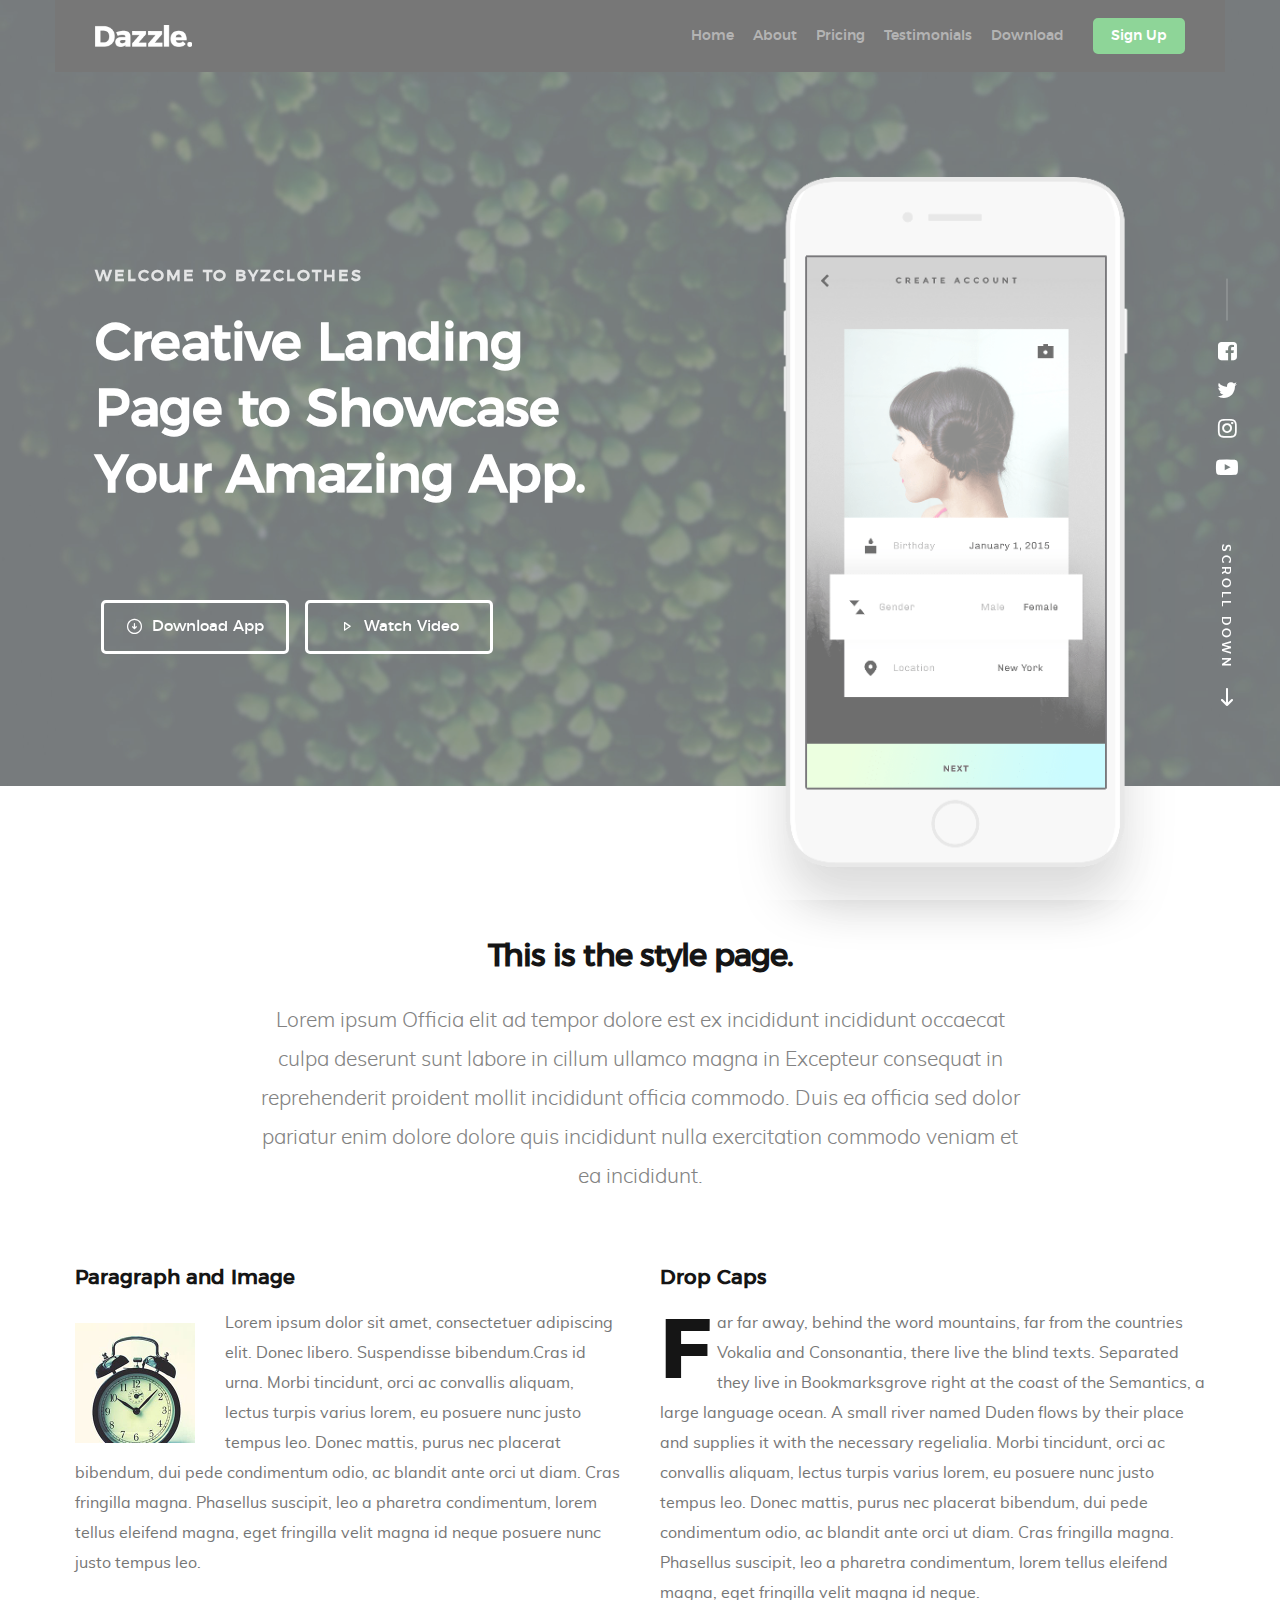
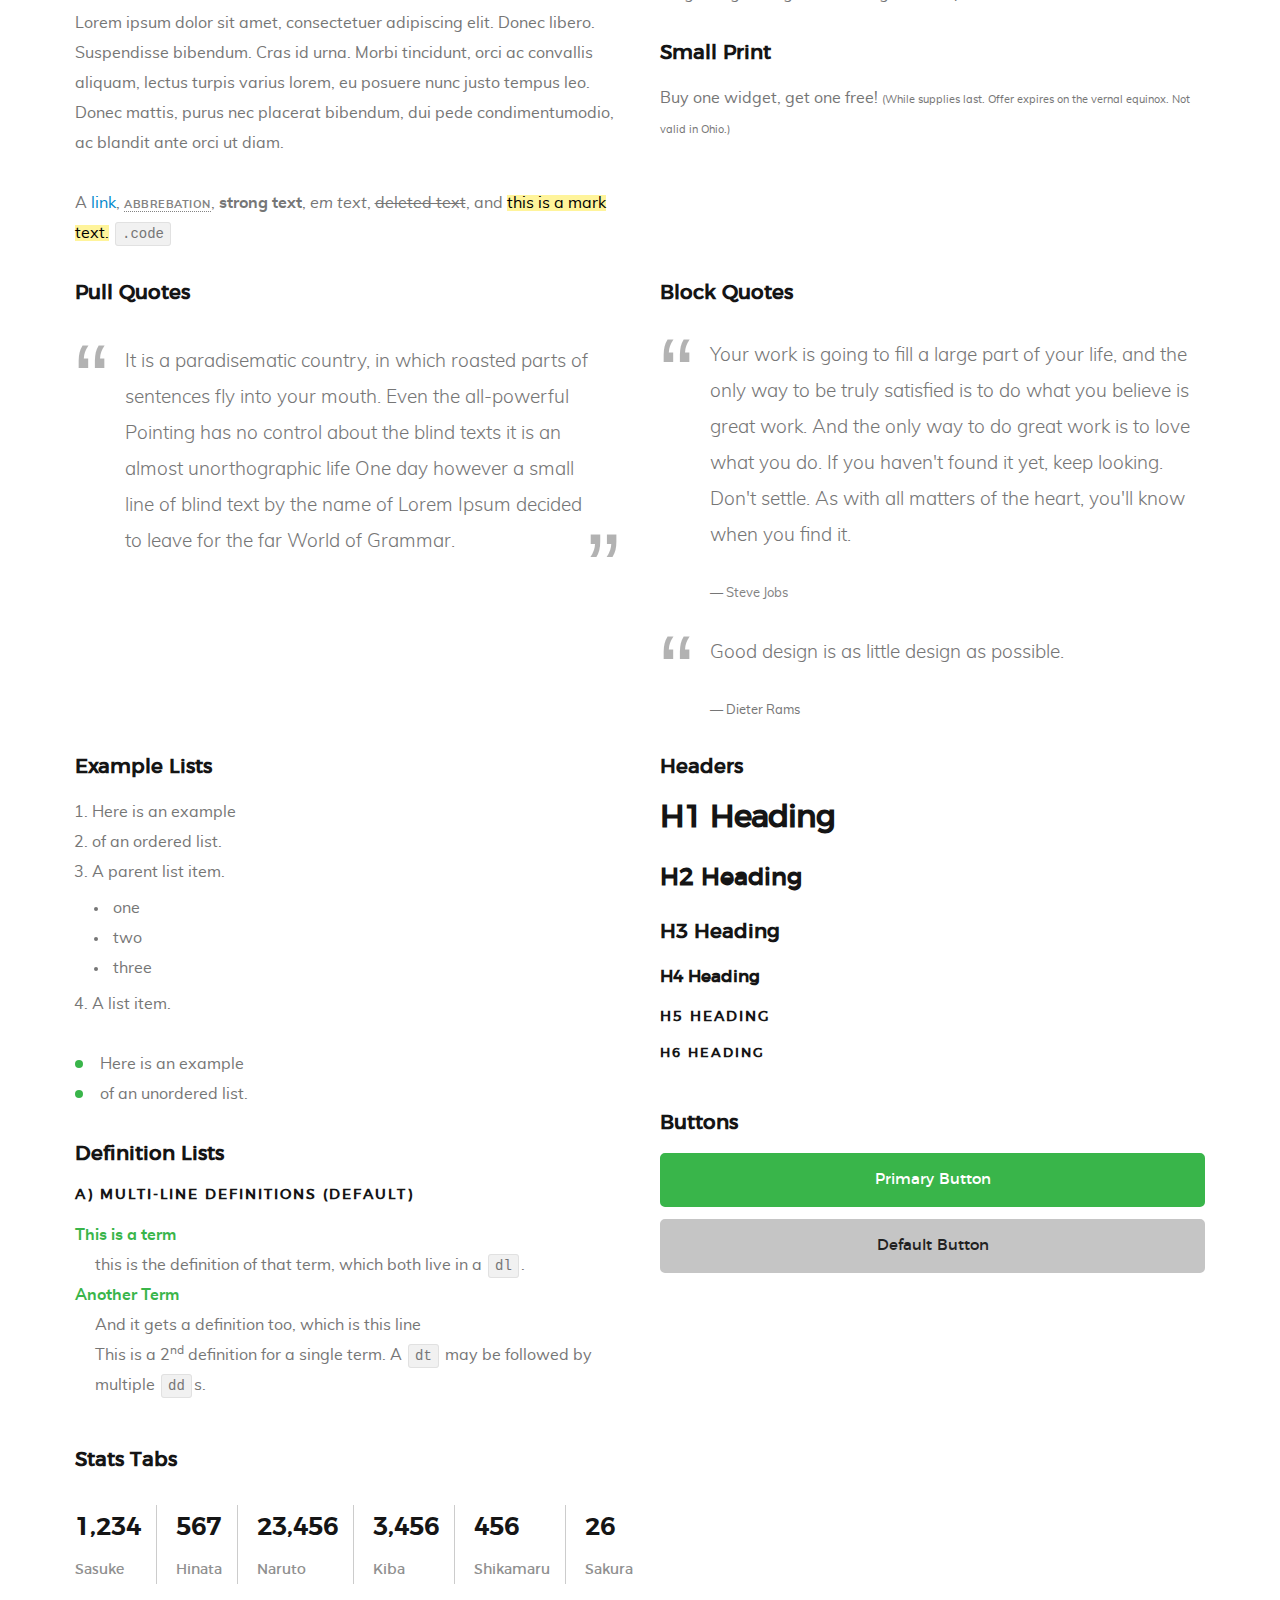
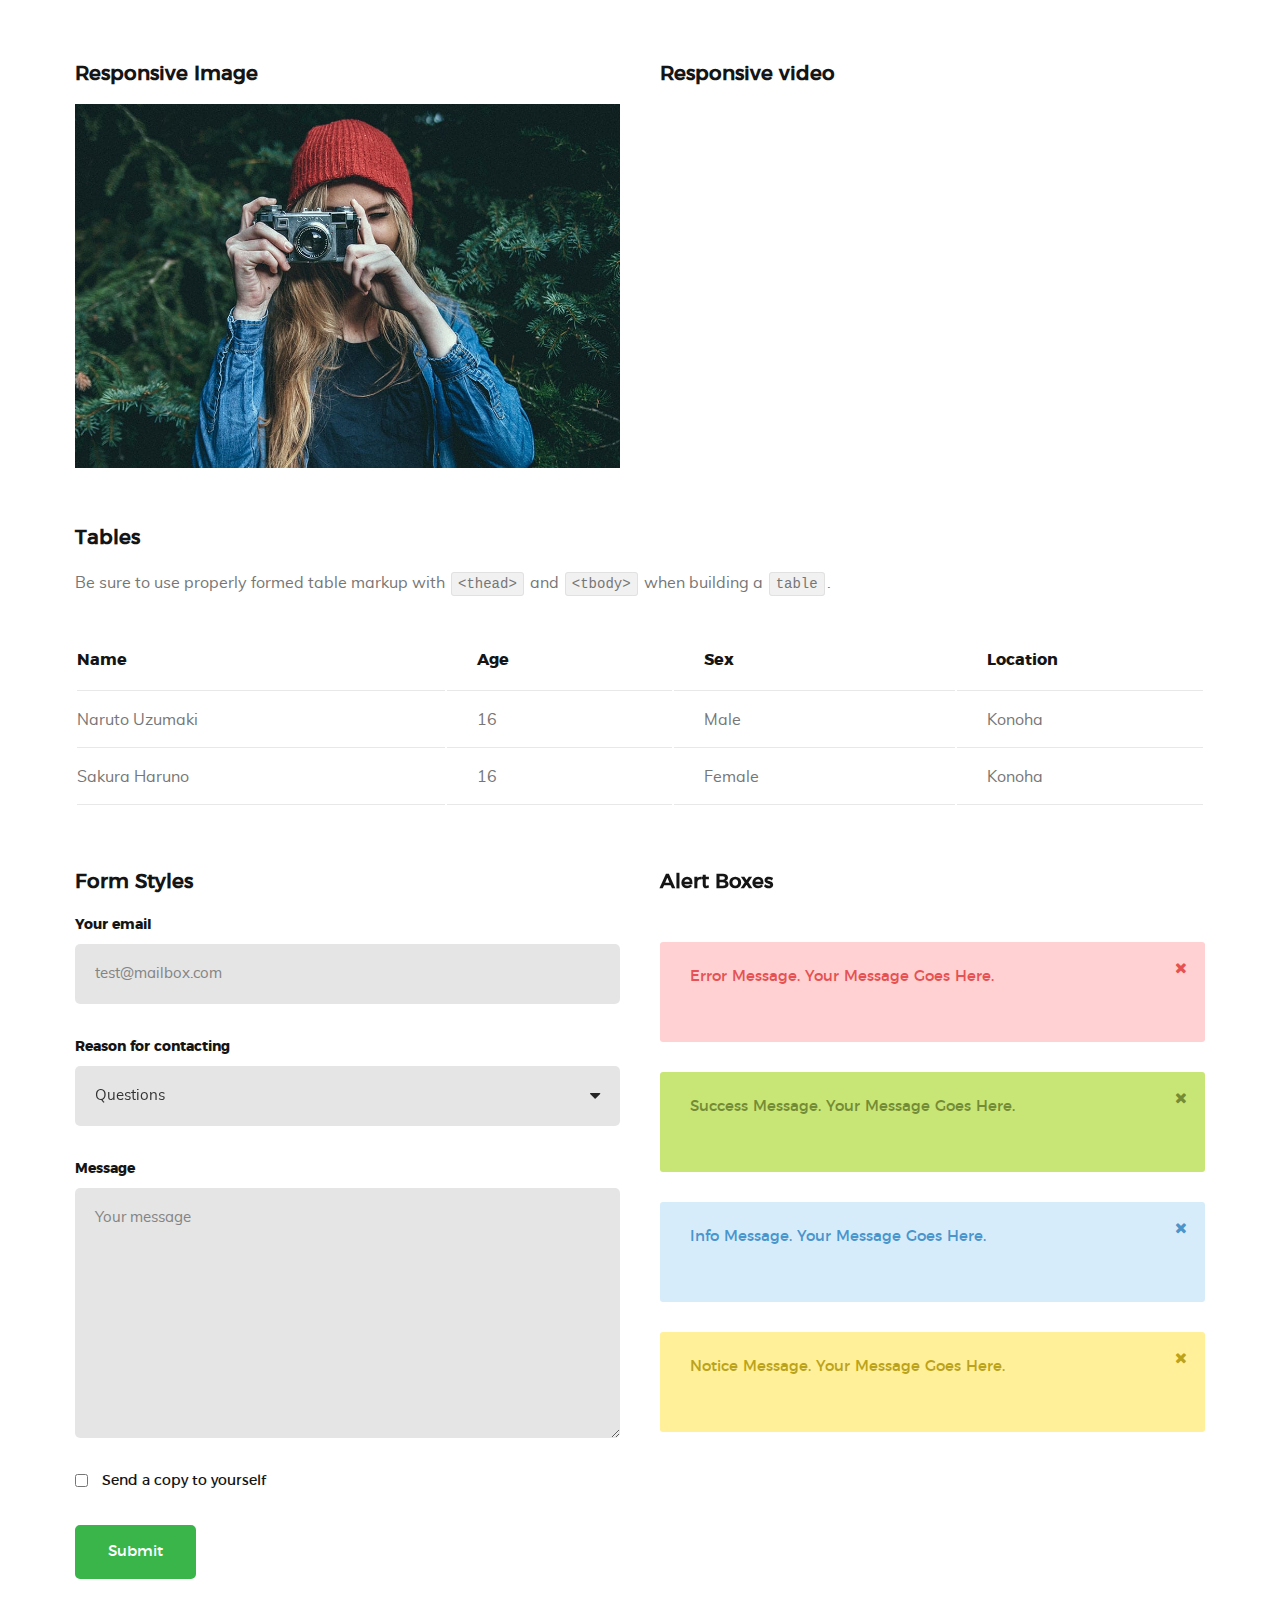
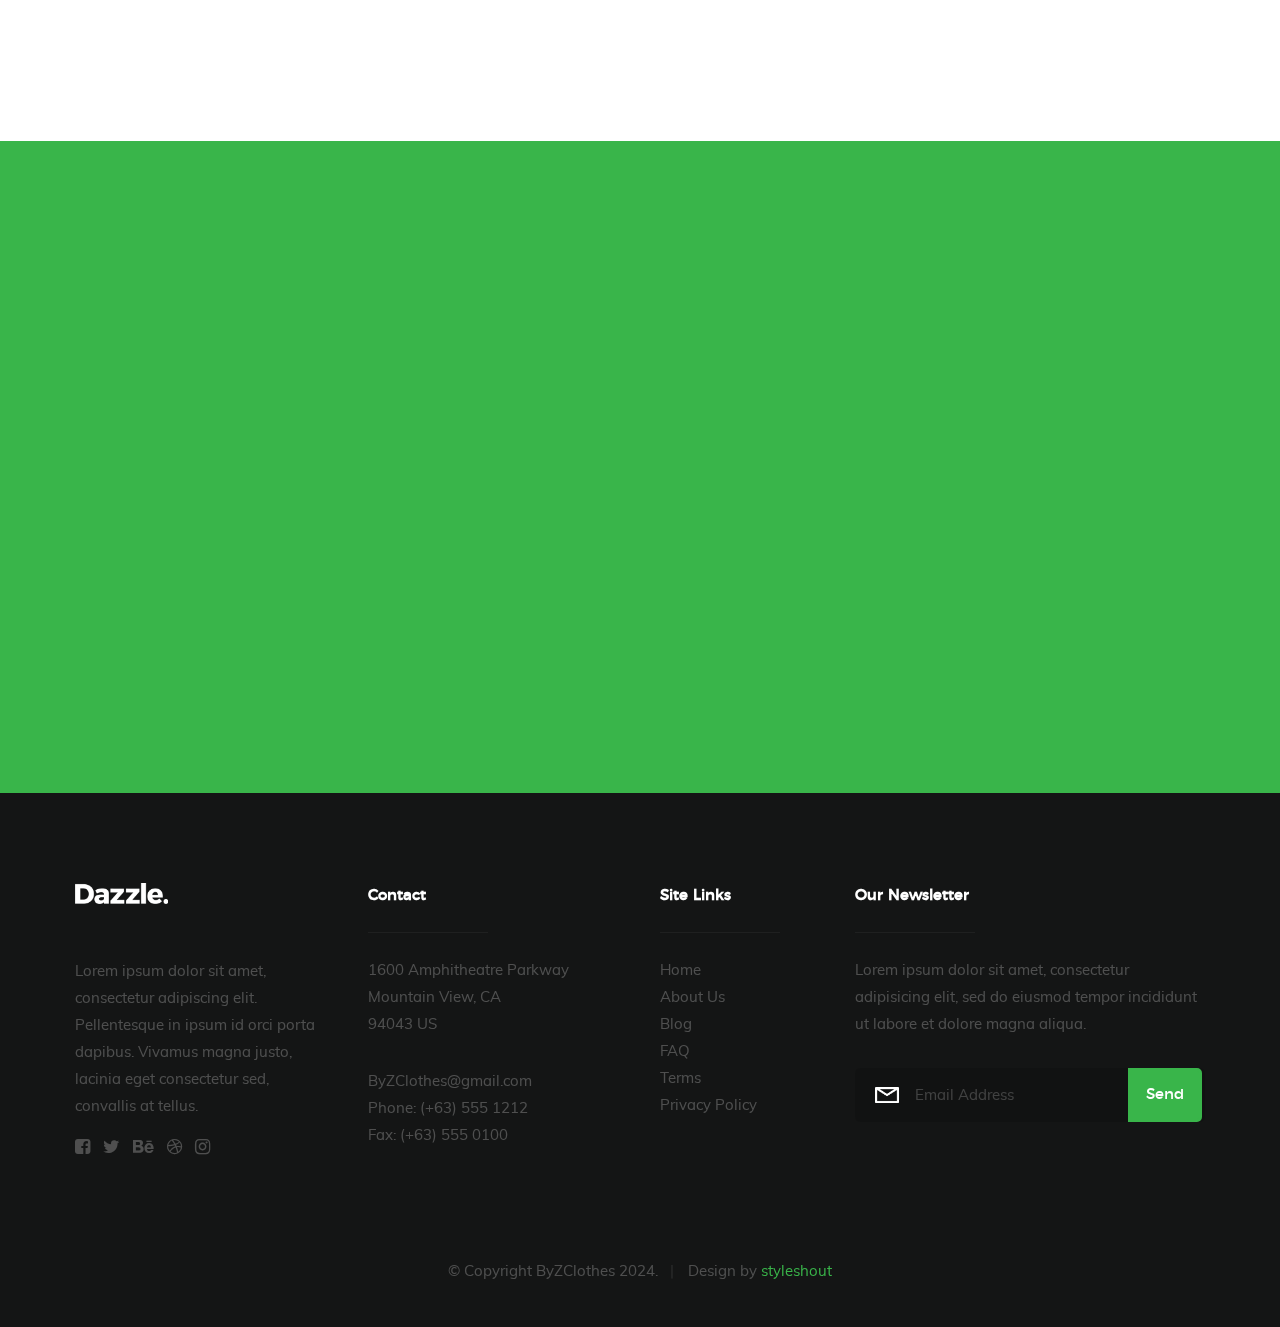
<file: styles.html>
<!DOCTYPE html>
<!--[if lt IE 9]><html class="no-js oldie" lang="en"> <![endif]-->
<!--[if IE 9]><html class="no-js oldie ie9" lang="en"> <![endif]-->
<!--[if (gte IE 9)|!(IE)]><!-->
<html class="no-js" lang="en">
  <!--<![endif]-->

  <head>
    <!--- basic page needs
   ================================================== -->
    <meta charset="utf-8" />
    <title>Styles - ByZClothes</title>
    <meta name="description" content="" />
    <meta name="author" content="" />

    <!-- mobile specific metas
   ================================================== -->
    <meta name="viewport" content="width=device-width, initial-scale=1" />

    <!-- CSS
   ================================================== -->
    <link rel="stylesheet" href="css/base.css" />
    <link rel="stylesheet" href="css/vendor.css" />
    <link rel="stylesheet" href="css/main.css" />

    <style type="text/css" media="screen">
      #styles {
        background: white;
        padding-top: 15rem;
        padding-bottom: 12rem;
      }
    </style>

    <!-- script
   ================================================== -->
    <script src="js/modernizr.js"></script>
    <script src="js/pace.min.js"></script>

    <!-- favicons
	================================================== -->
    <link rel="shortcut icon" href="favicon.ico" type="image/x-icon" />
    <link rel="icon" href="favicon.ico" type="image/x-icon" />
  </head>

  <body id="top">
    <!-- header 
   ================================================== -->
    <header id="header" class="row">
      <div class="header-logo">
        <a href="index.html">ByZClothes</a>
      </div>

      <nav id="header-nav-wrap">
        <ul class="header-main-nav">
          <li class="current">
            <a href="index.html#home" title="home">Home</a>
          </li>
          <li><a href="index.html#about" title="about">About</a></li>
          <li><a href="index.html#pricing" title="pricing">Pricing</a></li>
          <li>
            <a href="index.html#testimonials" title="testimonials"
              >Testimonials</a
            >
          </li>
          <li>
            <a class="smoothscroll" href="#download" title="download"
              >Download</a
            >
          </li>
        </ul>

        <a href="#" title="sign-up" class="button button-primary cta"
          >Sign Up</a
        >
      </nav>

      <a class="header-menu-toggle" href="#"><span>Menu</span></a>
    </header>
    <!-- end header -->

    <!-- home
   ================================================== -->
    <section
      id="home"
      data-parallax="scroll"
      data-image-src="images/hero-bg.jpg"
      data-natural-width="3000"
      data-natural-height="2000"
    >
      <div class="overlay"></div>
      <div class="home-content">
        <div class="row contents">
          <div class="home-content-left">
            <h3 data-aos="fade-up">Welcome to ByZClothes</h3>

            <h1 data-aos="fade-up">
              Creative Landing <br />
              Page to Showcase <br />
              Your Amazing App.
            </h1>

            <div class="buttons" data-aos="fade-up">
              <a href="#download" class="smoothscroll button stroke">
                <span class="icon-circle-down" aria-hidden="true"></span>
                Download App
              </a>
              <a
                href="http://player.vimeo.com/video/14592941?title=0&amp;byline=0&amp;portrait=0&amp;color=39b54a"
                data-lity
                class="button stroke"
              >
                <span class="icon-play" aria-hidden="true"></span>
                Watch Video
              </a>
            </div>
          </div>

          <div class="home-image-right">
            <img
              src="images/iphone-app-470.png"
              srcset="
                images/iphone-app-470.png 1x,
                images/iphone-app-940.png 2x
              "
              data-aos="fade-up"
            />
          </div>
        </div>
      </div>

      <ul class="home-social-list">
        <li>
          <a href="#"><i class="fa fa-facebook-square"></i></a>
        </li>
        <li>
          <a href="#"><i class="fa fa-twitter"></i></a>
        </li>
        <li>
          <a href="#"><i class="fa fa-instagram"></i></a>
        </li>
        <li>
          <a href="#"><i class="fa fa-youtube-play"></i></a>
        </li>
      </ul>
      <!-- end home-social-list -->

      <div class="home-scrolldown">
        <a href="#styles" class="scroll-icon smoothscroll">
          <span>Scroll Down</span>
          <i class="icon-arrow-right" aria-hidden="true"></i>
        </a>
      </div>
    </section>
    <!-- end home -->

    <!-- styles
   ================================================== -->
    <section id="styles">
      <div class="row narrow add-bottom text-center">
        <div class="col-twelve tab-full">
          <h1>This is the style page.</h1>

          <p class="lead">
            Lorem ipsum Officia elit ad tempor dolore est ex incididunt
            incididunt occaecat culpa deserunt sunt labore in cillum ullamco
            magna in Excepteur consequat in reprehenderit proident mollit
            incididunt officia commodo. Duis ea officia sed dolor pariatur enim
            dolore dolore quis incididunt nulla exercitation commodo veniam et
            ea incididunt.
          </p>
        </div>
      </div>

      <div class="row">
        <div class="col-six tab-full">
          <h3>Paragraph and Image</h3>

          <p>
            <a href="#"
              ><img
                width="120"
                height="120"
                class="pull-left"
                alt="sample-image"
                src="images/sample-image.jpg"
            /></a>
            Lorem ipsum dolor sit amet, consectetuer adipiscing elit. Donec
            libero. Suspendisse bibendum.Cras id urna. Morbi tincidunt, orci ac
            convallis aliquam, lectus turpis varius lorem, eu posuere nunc justo
            tempus leo. Donec mattis, purus nec placerat bibendum, dui pede
            condimentum odio, ac blandit ante orci ut diam. Cras fringilla
            magna. Phasellus suscipit, leo a pharetra condimentum, lorem tellus
            eleifend magna, eget fringilla velit magna id neque posuere nunc
            justo tempus leo.
          </p>

          <p>
            Lorem ipsum dolor sit amet, consectetuer adipiscing elit. Donec
            libero. Suspendisse bibendum. Cras id urna. Morbi tincidunt, orci ac
            convallis aliquam, lectus turpis varius lorem, eu posuere nunc justo
            tempus leo. Donec mattis, purus nec placerat bibendum, dui pede
            condimentumodio, ac blandit ante orci ut diam.
          </p>

          <p>
            A <a href="#">link</a>,
            <abbr title="this really isn't a very good description"
              >abbrebation</abbr
            >, <strong>strong text</strong>, <em>em text</em>,
            <del>deleted text</del>, and
            <mark>this is a mark text.</mark>
            <code>.code</code>
          </p>
        </div>

        <div class="col-six tab-full">
          <h3>Drop Caps</h3>

          <p class="drop-cap">
            Far far away, behind the word mountains, far from the countries
            Vokalia and Consonantia, there live the blind texts. Separated they
            live in Bookmarksgrove right at the coast of the Semantics, a large
            language ocean. A small river named Duden flows by their place and
            supplies it with the necessary regelialia. Morbi tincidunt, orci ac
            convallis aliquam, lectus turpis varius lorem, eu posuere nunc justo
            tempus leo. Donec mattis, purus nec placerat bibendum, dui pede
            condimentum odio, ac blandit ante orci ut diam. Cras fringilla
            magna. Phasellus suscipit, leo a pharetra condimentum, lorem tellus
            eleifend magna, eget fringilla velit magna id neque.
          </p>

          <h3>Small Print</h3>

          <p>
            Buy one widget, get one free!
            <small
              >(While supplies last. Offer expires on the vernal equinox. Not
              valid in Ohio.)</small
            >
          </p>
        </div>
      </div>
      <!-- end row -->

      <div class="row">
        <div class="col-six tab-full">
          <h3>Pull Quotes</h3>

          <aside class="pull-quote">
            <blockquote>
              <p>
                It is a paradisematic country, in which roasted parts of
                sentences fly into your mouth. Even the all-powerful Pointing
                has no control about the blind texts it is an almost
                unorthographic life One day however a small line of blind text
                by the name of Lorem Ipsum decided to leave for the far World of
                Grammar.
              </p>
            </blockquote>
          </aside>
        </div>

        <div class="col-six tab-full">
          <h3>Block Quotes</h3>

          <blockquote cite="http://where-i-got-my-info-from.com">
            <p>
              Your work is going to fill a large part of your life, and the only
              way to be truly satisfied is to do what you believe is great work.
              And the only way to do great work is to love what you do. If you
              haven't found it yet, keep looking. Don't settle. As with all
              matters of the heart, you'll know when you find it.
            </p>
            <cite>
              <a href="#">Steve Jobs</a>
            </cite>
          </blockquote>

          <blockquote>
            <p>Good design is as little design as possible.</p>
            <cite>Dieter Rams</cite>
          </blockquote>
        </div>
      </div>
      <!-- end row -->

      <div class="row half-bottom">
        <div class="col-six tab-full">
          <h3>Example Lists</h3>

          <ol>
            <li>Here is an example</li>
            <li>of an ordered list.</li>
            <li>
              A parent list item.
              <ul>
                <li>one</li>
                <li>two</li>
                <li>three</li>
              </ul>
            </li>
            <li>A list item.</li>
          </ol>

          <ul class="disc">
            <li>Here is an example</li>
            <li>of an unordered list.</li>
          </ul>

          <h3>Definition Lists</h3>

          <h5>a) Multi-line Definitions (default)</h5>

          <dl>
            <dt><strong>This is a term</strong></dt>
            <dd>
              this is the definition of that term, which both live in a
              <code>dl</code>.
            </dd>
            <dt><strong>Another Term</strong></dt>
            <dd>And it gets a definition too, which is this line</dd>
            <dd>
              This is a 2<sup>nd</sup> definition for a single term. A
              <code>dt</code> may be followed by multiple <code>dd</code>s.
            </dd>
          </dl>
        </div>

        <div class="col-six tab-full">
          <h3>Headers</h3>

          <h1>H1 Heading</h1>
          <h2>H2 Heading</h2>
          <h3>H3 Heading</h3>
          <h4>H4 Heading</h4>
          <h5>H5 Heading</h5>
          <h6>H6 Heading</h6>

          <br />

          <h3>Buttons</h3>

          <p>
            <a class="button button-primary full-width" href="#"
              >Primary Button</a
            >
            <a class="button full-width" href="#">Default Button</a>
          </p>
        </div>
      </div>
      <!-- end row -->

      <div class="row half-bottom">
        <div class="col-twelve">
          <h3>Stats Tabs</h3>

          <ul class="stats-tabs">
            <li>
              <a href="#">1,234 <em>Sasuke</em></a>
            </li>
            <li>
              <a href="#">567 <em>Hinata</em></a>
            </li>
            <li>
              <a href="#">23,456 <em>Naruto</em></a>
            </li>
            <li>
              <a href="#">3,456 <em>Kiba</em></a>
            </li>
            <li>
              <a href="#">456 <em>Shikamaru</em></a>
            </li>
            <li>
              <a href="#">26 <em>Sakura</em></a>
            </li>
          </ul>
        </div>
      </div>
      <!-- end row -->

      <div class="row half-bottom">
        <div class="col-six tab-full">
          <h3>Responsive Image</h3>
          <p><img src="images/shutterbug.jpg" /></p>
        </div>

        <div class="col-six tab-full">
          <h3>Responsive video</h3>

          <div class="fluid-video-wrapper">
            <iframe
              src="https://player.vimeo.com/video/14592941?title=0&amp;byline=0&amp;portrait=0&amp;color=F64B39"
              width="500"
              height="281"
              frameborder="0"
              webkitallowfullscreen
              mozallowfullscreen
              allowfullscreen
            ></iframe>
          </div>
        </div>
      </div>
      <!-- end row -->

      <div class="row add-bottom">
        <div class="col-twelve">
          <h3>Tables</h3>
          <p>
            Be sure to use properly formed table markup with
            <code>&lt;thead&gt;</code> and <code>&lt;tbody&gt;</code> when
            building a <code>table</code>.
          </p>

          <div class="table-responsive">
            <table>
              <thead>
                <tr>
                  <th>Name</th>
                  <th>Age</th>
                  <th>Sex</th>
                  <th>Location</th>
                </tr>
              </thead>
              <tbody>
                <tr>
                  <td>Naruto Uzumaki</td>
                  <td>16</td>
                  <td>Male</td>
                  <td>Konoha</td>
                </tr>
                <tr>
                  <td>Sakura Haruno</td>
                  <td>16</td>
                  <td>Female</td>
                  <td>Konoha</td>
                </tr>
              </tbody>
            </table>
          </div>
        </div>
      </div>
      <!-- end row -->

      <div class="row">
        <div class="col-six tab-full">
          <h3>Form Styles</h3>

          <form>
            <div>
              <label for="sampleInput">Your email</label>
              <input
                class="full-width"
                type="email"
                placeholder="test@mailbox.com"
                id="sampleInput"
              />
            </div>
            <div>
              <label for="sampleRecipientInput">Reason for contacting</label>
              <div class="ss-custom-select">
                <select class="full-width" id="sampleRecipientInput">
                  <option value="Option 1">Questions</option>
                  <option value="Option 2">Report</option>
                  <option value="Option 3">Others</option>
                </select>
              </div>
            </div>

            <label for="exampleMessage">Message</label>
            <textarea
              class="full-width"
              placeholder="Your message"
              id="exampleMessage"
            ></textarea>

            <label class="add-bottom">
              <input type="checkbox" />
              <span class="label-text">Send a copy to yourself</span>
            </label>

            <input class="button-primary" type="submit" value="Submit" />
          </form>
        </div>

        <div class="col-six tab-full">
          <h3>Alert Boxes</h3>

          <br />

          <div class="alert-box ss-error hideit">
            <p>Error Message. Your Message Goes Here.</p>
            <i class="fa fa-times close"></i>
          </div>
          <!-- /error -->

          <div class="alert-box ss-success hideit">
            <p>Success Message. Your Message Goes Here.</p>
            <i class="fa fa-times close"></i>
          </div>
          <!-- /success -->

          <div class="alert-box ss-info hideit">
            <p>Info Message. Your Message Goes Here.</p>
            <i class="fa fa-times close"></i>
          </div>
          <!-- /info -->

          <div class="alert-box ss-notice hideit">
            <p>Notice Message. Your Message Goes Here.</p>
            <i class="fa fa-times close"></i>
          </div>
          <!-- /notice -->
        </div>
      </div>
      <!-- end row -->
    </section>
    <!-- end styles -->

    <!-- download
   ================================================== -->
    <section id="download">
      <div class="row">
        <div class="col-full">
          <h1 class="intro-header" data-aos="fade-up">
            Download Our App Today!
          </h1>

          <p class="lead" data-aos="fade-up">
            Lorem ipsum dolor sit amet, consectetur adipisicing elit, sed do
            eiusmod tempor incididunt ut labore et dolore magna aliqua. Ut enim
            ad minim veniam, quis nostrud exercitation ullamco laboris nisi ut
            aliquip ex ea commodo consequat. Duis aute irure dolor in
            reprehenderit in voluptate
          </p>

          <ul class="download-badges">
            <li>
              <a href="#" title="" class="badge-appstore" data-aos="fade-up"
                >App Store</a
              >
            </li>
            <li>
              <a href="#" title="" class="badge-googleplay" data-aos="fade-up"
                >Play Store</a
              >
            </li>
          </ul>
        </div>
      </div>
    </section>
    <!-- end download -->

    <!-- footer
   ================================================== -->
    <footer>
      <div class="footer-main">
        <div class="row">
          <div class="col-three md-1-3 tab-full footer-info">
            <div class="footer-logo"></div>

            <p>
              Lorem ipsum dolor sit amet, consectetur adipiscing elit.
              Pellentesque in ipsum id orci porta dapibus. Vivamus magna justo,
              lacinia eget consectetur sed, convallis at tellus.
            </p>

            <ul class="footer-social-list">
              <li>
                <a href="#"><i class="fa fa-facebook-square"></i></a>
              </li>
              <li>
                <a href="#"><i class="fa fa-twitter"></i></a>
              </li>
              <li>
                <a href="#"><i class="fa fa-behance"></i></a>
              </li>
              <li>
                <a href="#"><i class="fa fa-dribbble"></i></a>
              </li>
              <li>
                <a href="#"><i class="fa fa-instagram"></i></a>
              </li>
            </ul>
          </div>
          <!-- end footer-info -->

          <div class="col-three md-1-3 tab-1-2 mob-full footer-contact">
            <h4>Contact</h4>

            <p>
              1600 Amphitheatre Parkway<br />
              Mountain View, CA <br />
              94043 US<br />
            </p>

            <p>
              ByZClothes@gmail.com <br />
              Phone: (+63) 555 1212 <br />
              Fax: (+63) 555 0100
            </p>
          </div>
          <!-- end footer-contact -->

          <div class="col-two md-1-3 tab-1-2 mob-full footer-site-links">
            <h4>Site Links</h4>

            <ul class="list-links">
              <li><a href="#">Home</a></li>
              <li><a href="#">About Us</a></li>
              <li><a href="#">Blog</a></li>
              <li><a href="#">FAQ</a></li>
              <li><a href="#">Terms</a></li>
              <li><a href="#">Privacy Policy</a></li>
            </ul>
          </div>
          <!-- end footer-site-links -->

          <div class="col-four md-1-2 tab-full footer-subscribe">
            <h4>Our Newsletter</h4>

            <p>
              Lorem ipsum dolor sit amet, consectetur adipisicing elit, sed do
              eiusmod tempor incididunt ut labore et dolore magna aliqua.
            </p>

            <div class="subscribe-form">
              <form id="mc-form" class="group" novalidate="true">
                <input
                  type="email"
                  value=""
                  name="EMAIL"
                  class="email"
                  id="mc-email"
                  placeholder="Email Address"
                  required=""
                />

                <input type="submit" name="subscribe" value="Send" />

                <label for="mc-email" class="subscribe-message"></label>
              </form>
            </div>
          </div>
          <!-- end footer-subscribe -->
        </div>
        <!-- /row -->
      </div>
      <!-- end footer-main -->

      <div class="footer-bottom">
        <div class="row">
          <div class="col-twelve">
            <div class="copyright">
              <span>© Copyright ByZClothes 2024.</span>
              <span
                >Design by
                <a href="http://www.styleshout.com/">styleshout</a></span
              >
            </div>

            <div id="go-top">
              <a class="smoothscroll" title="Back to Top" href="#top"
                ><i class="icon-arrow-up"></i
              ></a>
            </div>
          </div>
        </div>
        <!-- end footer-bottom -->
      </div>
    </footer>

    <div id="preloader">
      <div id="loader"></div>
    </div>

    <!-- Java Script
    ================================================== -->
    <script src="js/jquery-2.1.3.min.js"></script>
    <script src="js/plugins.js"></script>
    <script src="js/main.js"></script>
  </body>
</html>
</file>
<file: css/base.css>
/* =================================================================== 
 *
 *  ByZClothes v1.0 Base Stylesheet
 *  04-27-2017
 *  ------------------------------------------------------------------
 *
 *  TOC:
 *  01. reset 
 *  02. basic/base setup styles
 *  03. grid
 *  04. block grids
 *  05. MISC
 *
 * =================================================================== */

/* ===================================================================
 *  01. reset  
 *  normalize.css v5.0.0 | MIT License | 
 *  github.com/necolas/normalize.css
 *
 * ------------------------------------------------------------------- */

html {
  font-family: sans-serif;
  line-height: 1.15;
  -ms-text-size-adjust: 100%;
  -webkit-text-size-adjust: 100%;
}

body {
  margin: 0;
}

article,
aside,
footer,
header,
nav,
section {
  display: block;
}

h1 {
  font-size: 2em;
  margin: 0.67em 0;
}

figcaption,
figure,
main {
  display: block;
}

figure {
  margin: 1em 40px;
}

hr {
  box-sizing: content-box;
  height: 0;
  overflow: visible;
}

pre {
  font-family: monospace, monospace;
  font-size: 1em;
}

a {
  background-color: transparent;
  -webkit-text-decoration-skip: objects;
}

a:active,
a:hover {
  outline-width: 0;
}

abbr[title] {
  border-bottom: none;
  text-decoration: underline;
  text-decoration: underline dotted;
}

b,
strong {
  font-weight: inherit;
}

b,
strong {
  font-weight: bolder;
}

code,
kbd,
samp {
  font-family: monospace, monospace;
  font-size: 1em;
}

dfn {
  font-style: italic;
}

mark {
  background-color: #ff0;
  color: #000;
}

small {
  font-size: 80%;
}

sub,
sup {
  font-size: 75%;
  line-height: 0;
  position: relative;
  vertical-align: baseline;
}

sub {
  bottom: -0.25em;
}

sup {
  top: -0.5em;
}

audio,
video {
  display: inline-block;
}

audio:not([controls]) {
  display: none;
  height: 0;
}

img {
  border-style: none;
}

svg:not(:root) {
  overflow: hidden;
}

button,
input,
optgroup,
select,
textarea {
  font-family: sans-serif;
  font-size: 100%;
  line-height: 1.15;
  margin: 0;
}

button,
input {
  overflow: visible;
}

button,
select {
  text-transform: none;
}

button,
html [type="button"],
[type="reset"],
[type="submit"] {
  -webkit-appearance: button;
}

button::-moz-focus-inner,
[type="button"]::-moz-focus-inner,
[type="reset"]::-moz-focus-inner,
[type="submit"]::-moz-focus-inner {
  border-style: none;
  padding: 0;
}

button:-moz-focusring,
[type="button"]:-moz-focusring,
[type="reset"]:-moz-focusring,
[type="submit"]:-moz-focusring {
  outline: 1px dotted ButtonText;
}

fieldset {
  border: 1px solid #c0c0c0;
  margin: 0 2px;
  padding: 0.35em 0.625em 0.75em;
}

legend {
  box-sizing: border-box;
  color: inherit;
  display: table;
  max-width: 100%;
  padding: 0;
  white-space: normal;
}

progress {
  display: inline-block;
  vertical-align: baseline;
}

textarea {
  overflow: auto;
}

[type="checkbox"],
[type="radio"] {
  box-sizing: border-box;
  padding: 0;
}

[type="number"]::-webkit-inner-spin-button,
[type="number"]::-webkit-outer-spin-button {
  height: auto;
}

[type="search"] {
  -webkit-appearance: textfield;
  outline-offset: -2px;
}

[type="search"]::-webkit-search-cancel-button,
[type="search"]::-webkit-search-decoration {
  -webkit-appearance: none;
}

::-webkit-file-upload-button {
  -webkit-appearance: button;
  font: inherit;
}

details,
menu {
  display: block;
}

summary {
  display: list-item;
}

canvas {
  display: inline-block;
}

template {
  display: none;
}

[hidden] {
  display: none;
}

/* ===================================================================
 *  02. basic/base setup styles - (_basic.scss)
 *
 * ------------------------------------------------------------------- */

html {
  font-size: 62.5%;
  box-sizing: border-box;
}

*,
*::before,
*::after {
  box-sizing: inherit;
}

body {
  font-weight: normal;
  line-height: 1;
  text-rendering: optimizeLegibility;
  word-wrap: break-word;
  -webkit-overflow-scrolling: touch;
  -webkit-text-size-adjust: none;
}

body,
input,
button {
  -moz-osx-font-smoothing: grayscale;
  -webkit-font-smoothing: antialiased;
}

/* ------------------------------------------------------------------- 
 * Media - (_basic.scss)
 * ------------------------------------------------------------------- */

img,
video {
  max-width: 100%;
  height: auto;
}

/* ------------------------------------------------------------------- 
 * Typography resets - (_basic.scss)
 * ------------------------------------------------------------------- */

div,
dl,
dt,
dd,
ul,
ol,
li,
h1,
h2,
h3,
h4,
h5,
h6,
pre,
form,
p,
blockquote,
th,
td {
  margin: 0;
  padding: 0;
}

h1,
h2,
h3,
h4,
h5,
h6 {
  -webkit-font-variant-ligatures: common-ligatures;
  -moz-font-variant-ligatures: common-ligatures;
  font-variant-ligatures: common-ligatures;
  text-rendering: optimizeLegibility;
}

em,
i {
  font-style: italic;
  line-height: inherit;
}

strong,
b {
  font-weight: bold;
  line-height: inherit;
}

small {
  font-size: 60%;
  line-height: inherit;
}

ol,
ul {
  list-style: none;
}

li {
  display: block;
}

/* ------------------------------------------------------------------- 
 * links - (_basic.scss)
 * ------------------------------------------------------------------- */

a {
  text-decoration: none;
  line-height: inherit;
}

a img {
  border: none;
}

/* ------------------------------------------------------------------- 
 * inputs - (_basic.scss)
 * ------------------------------------------------------------------- */

fieldset {
  margin: 0;
  padding: 0;
}

input[type="email"],
input[type="number"],
input[type="search"],
input[type="text"],
input[type="tel"],
input[type="url"],
input[type="password"],
textarea {
  -webkit-appearance: none;
  -moz-appearance: none;
  -ms-appearance: none;
  -o-appearance: none;
  appearance: none;
}

/* ===================================================================
 *  03. grid - (_grid.scss)
 *
 * ------------------------------------------------------------------- */

.row {
  width: 94%;
  max-width: 1170px;
  margin: 0 auto;
}

.row:after {
  content: "";
  display: table;
  clear: both;
}

.row .row {
  width: auto;
  max-width: none;
  margin-left: -20px;
  margin-right: -20px;
}

[class*="col-"],
.bgrid {
  float: left;
}

[class*="col-"] + [class*="col-"].end {
  float: right;
}

[class*="col-"] {
  padding: 0 20px;
}

.col-one {
  width: 8.33333%;
}

.col-two,
.col-1-6 {
  width: 16.66667%;
}

.col-three,
.col-1-4 {
  width: 25%;
}

.col-four,
.col-1-3 {
  width: 33.33333%;
}

.col-five {
  width: 41.66667%;
}

.col-six,
.col-1-2 {
  width: 50%;
}

.col-seven {
  width: 58.33333%;
}

.col-eight,
.col-2-3 {
  width: 66.66667%;
}

.col-nine,
.col-3-4 {
  width: 75%;
}

.col-ten,
.col-5-6 {
  width: 83.33333%;
}

.col-eleven {
  width: 91.66667%;
}

.col-twelve,
.col-full {
  width: 100%;
}

/* ------------------------------------------------------------------- 
 * medium size devices - (_grid.scss)
 * ------------------------------------------------------------------- */

@media only screen and (max-width: 1024px) {
  .row .row {
    margin-left: -18px;
    margin-right: -18px;
  }
  [class*="col-"] {
    padding: 0 18px;
  }
  .md-two,
  .md-1-6 {
    width: 16.66667%;
  }
  .md-one {
    width: 8.33333%;
  }
  .md-three,
  .md-1-4 {
    width: 25%;
  }
  .md-four,
  .md-1-3 {
    width: 33.33333%;
  }
  .md-five {
    width: 41.66667%;
  }
  .md-six,
  .md-1-2 {
    width: 50%;
  }
  .md-seven {
    width: 58.33333%;
  }
  .md-eight,
  .md-2-3 {
    width: 66.66667%;
  }
  .md-nine,
  .md-3-4 {
    width: 75%;
  }
  .md-ten,
  .md-5-6 {
    width: 83.33333%;
  }
  .md-eleven {
    width: 91.66667%;
  }
  .md-twelve,
  .md-full {
    width: 100%;
  }
}

/* ------------------------------------------------------------------- 
 * tablets - (_grid.scss)
 * ------------------------------------------------------------------- */

@media only screen and (max-width: 768px) {
  .row {
    width: auto;
    padding-left: 30px;
    padding-right: 30px;
  }
  .row .row {
    padding-left: 0;
    padding-right: 0;
    margin-left: -15px;
    margin-right: -15px;
  }
  [class*="col-"] {
    padding: 0 15px;
  }
  .tab-1-4 {
    width: 25%;
  }
  .tab-1-3 {
    width: 33.33333%;
  }
  .tab-1-2 {
    width: 50%;
  }
  .tab-2-3 {
    width: 66.66667%;
  }
  .tab-3-4 {
    width: 75%;
  }
  .tab-full {
    width: 100%;
  }
}

/* ------------------------------------------------------------------- 
 *  mobile devices - (_grid.scss)
 * ------------------------------------------------------------------- */

@media only screen and (max-width: 600px) {
  .row {
    padding-left: 25px;
    padding-right: 25px;
  }
  .row .row {
    margin-left: -10px;
    margin-right: -10px;
  }
  [class*="col-"] {
    padding: 0 10px;
  }
  .mob-1-4 {
    width: 25%;
  }
  .mob-1-3 {
    width: 33.33333%;
  }
  .mob-1-2 {
    width: 50%;
  }
  .mob-2-3 {
    width: 66.66667%;
  }
  .mob-3-4 {
    width: 75%;
  }
  .mob-full {
    width: 100%;
  }
}

/* ------------------------------------------------------------------- 
 * small mobile devices - (_grid.scss)
 * ------------------------------------------------------------------- */

@media only screen and (max-width: 400px) {
  .row .row {
    padding-left: 0;
    padding-right: 0;
    margin-left: 0;
    margin-right: 0;
  }
  [class*="col-"] {
    width: 100% !important;
    float: none !important;
    clear: both !important;
    margin-left: 0;
    margin-right: 0;
    padding: 0;
  }
  [class*="col-"] + [class*="col-"].end {
    float: none;
  }
}

/* ===================================================================
 *  04. block grids - (_grid.scss)
 *
 * ------------------------------------------------------------------- */

[class*="block-"]:after {
  content: "";
  display: table;
  clear: both;
}

.block-1-6 .bgrid {
  width: 16.66667%;
}

.block-1-5 .bgrid {
  width: 20%;
}

.block-1-4 .bgrid {
  width: 25%;
}

.block-1-3 .bgrid {
  width: 33.33333%;
}

.block-1-2 .bgrid {
  width: 50%;
}

/**
 * Clearing for block grid columns. Allow columns with 
 * different heights to align properly.
 */

.block-1-6 .bgrid:nth-child(6n + 1),
.block-1-5 .bgrid:nth-child(5n + 1),
.block-1-4 .bgrid:nth-child(4n + 1),
.block-1-3 .bgrid:nth-child(3n + 1),
.block-1-2 .bgrid:nth-child(2n + 1) {
  clear: both;
}

/* ------------------------------------------------------------------- 
 * medium size devices - (_grid.scss)
 * ------------------------------------------------------------------- */

@media only screen and (max-width: 1024px) {
  .block-m-1-6 .bgrid {
    width: 16.66667%;
  }
  .block-m-1-5 .bgrid {
    width: 20%;
  }
  .block-m-1-4 .bgrid {
    width: 25%;
  }
  .block-m-1-3 .bgrid {
    width: 33.33333%;
  }
  .block-m-1-2 .bgrid {
    width: 50%;
  }
  .block-m-full .bgrid {
    width: 100%;
    clear: both;
  }
  [class*="block-m-"] .bgrid:nth-child(n) {
    clear: none;
  }
  .block-m-1-6 .bgrid:nth-child(6n + 1),
  .block-m-1-5 .bgrid:nth-child(5n + 1),
  .block-m-1-4 .bgrid:nth-child(4n + 1),
  .block-m-1-3 .bgrid:nth-child(3n + 1),
  .block-m-1-2 .bgrid:nth-child(2n + 1) {
    clear: both;
  }
}

/* ------------------------------------------------------------------- 
 * tablets - (_grid.scss)
 * ------------------------------------------------------------------- */

@media only screen and (max-width: 768px) {
  .block-tab-1-6 .bgrid {
    width: 16.66667%;
  }
  .block-tab-1-5 .bgrid {
    width: 20%;
  }
  .block-tab-1-4 .bgrid {
    width: 25%;
  }
  .block-tab-1-3 .bgrid {
    width: 33.33333%;
  }
  .block-tab-1-2 .bgrid {
    width: 50%;
  }
  .block-tab-full .bgrid {
    width: 100%;
    clear: both;
  }
  [class*="block-tab-"] .bgrid:nth-child(n) {
    clear: none;
  }
  .block-tab-1-6 .bgrid:nth-child(6n + 1),
  .block-tab-1-6 .bgrid:nth-child(5n + 1),
  .block-tab-1-4 .bgrid:nth-child(4n + 1),
  .block-tab-1-3 .bgrid:nth-child(3n + 1),
  .block-tab-1-2 .bgrid:nth-child(2n + 1) {
    clear: both;
  }
}

/* ------------------------------------------------------------------- 
 * mobile devices - (_grid.scss)
 * ------------------------------------------------------------------- */

@media only screen and (max-width: 600px) {
  .block-mob-1-6 .bgrid {
    width: 16.66667%;
  }
  .block-mob-1-5 .bgrid {
    width: 20%;
  }
  .block-mob-1-4 .bgrid {
    width: 25%;
  }
  .block-mob-1-3 .bgrid {
    width: 33.33333%;
  }
  .block-mob-1-2 .bgrid {
    width: 50%;
  }
  .block-mob-full .bgrid {
    width: 100%;
    clear: both;
  }
  [class*="block-mob-"] .bgrid:nth-child(n) {
    clear: none;
  }
  .block-mob-1-6 .bgrid:nth-child(6n + 1),
  .block-mob-1-5 .bgrid:nth-child(5n + 1),
  .block-mob-1-4 .bgrid:nth-child(4n + 1),
  .block-mob-1-3 .bgrid:nth-child(3n + 1),
  .block-mob-1-2 .bgrid:nth-child(2n + 1) {
    clear: both;
  }
}

/* ------------------------------------------------------------------- 
 * stack on small mobile devices - (_grid.scss)
 * ------------------------------------------------------------------- */

@media only screen and (max-width: 400px) {
  .stack .bgrid {
    width: 100% !important;
    float: none !important;
    clear: both !important;
    margin-left: 0;
    margin-right: 0;
  }
}

/* ===================================================================
 *  05. MISC  - (_grid.scss)
 *
 * ------------------------------------------------------------------- */

.group:after {
  content: "";
  display: table;
  clear: both;
}

/* Misc Helper Styles */

.is-hidden {
  display: none;
}

.is-invisible {
  visibility: hidden;
}

.antialiased {
  -webkit-font-smoothing: antialiased;
  -moz-osx-font-smoothing: grayscale;
}

.overflow-hidden {
  overflow: hidden;
}

.remove-bottom {
  margin-bottom: 0;
}

.half-bottom {
  margin-bottom: 1.5rem !important;
}

.add-bottom {
  margin-bottom: 3rem !important;
}

.no-border {
  border: none;
}

.full-width {
  width: 100%;
}

.text-center {
  text-align: center;
}

.text-left {
  text-align: left;
}

.text-right {
  text-align: right;
}

.pull-left {
  float: left;
}

.pull-right {
  float: right;
}

.align-center {
  margin-left: auto;
  margin-right: auto;
  text-align: center;
}

/*# sourceMappingURL=base.css.map */
</file>
<file: css/vendor.css>
/* =================================================================== 
 *
 *  ByZClothes v1.0 Vendor/Third Party CSS 
 *  07-07-2024
 *  ------------------------------------------------------------------
 *
 *  TOC:
 *  01. animate on scroll
 *  02. owl carousel
 *  03. lity
 *
 * =================================================================== */

/*! 
 *  01. animate on scroll 
 *  https://michalsnik.github.io/aos/
 *
 */

[data-aos][data-aos][data-aos-duration="50"],
body[data-aos-duration="50"] [data-aos] {
  transition-duration: 50ms;
}

[data-aos][data-aos][data-aos-delay="50"],
body[data-aos-delay="50"] [data-aos] {
  transition-delay: 0;
}

[data-aos][data-aos][data-aos-delay="50"].aos-animate,
body[data-aos-delay="50"] [data-aos].aos-animate {
  transition-delay: 50ms;
}

[data-aos][data-aos][data-aos-duration="100"],
body[data-aos-duration="100"] [data-aos] {
  transition-duration: 0.1s;
}

[data-aos][data-aos][data-aos-delay="100"],
body[data-aos-delay="100"] [data-aos] {
  transition-delay: 0;
}

[data-aos][data-aos][data-aos-delay="100"].aos-animate,
body[data-aos-delay="100"] [data-aos].aos-animate {
  transition-delay: 0.1s;
}

[data-aos][data-aos][data-aos-duration="150"],
body[data-aos-duration="150"] [data-aos] {
  transition-duration: 0.15s;
}

[data-aos][data-aos][data-aos-delay="150"],
body[data-aos-delay="150"] [data-aos] {
  transition-delay: 0;
}

[data-aos][data-aos][data-aos-delay="150"].aos-animate,
body[data-aos-delay="150"] [data-aos].aos-animate {
  transition-delay: 0.15s;
}

[data-aos][data-aos][data-aos-duration="200"],
body[data-aos-duration="200"] [data-aos] {
  transition-duration: 0.2s;
}

[data-aos][data-aos][data-aos-delay="200"],
body[data-aos-delay="200"] [data-aos] {
  transition-delay: 0;
}

[data-aos][data-aos][data-aos-delay="200"].aos-animate,
body[data-aos-delay="200"] [data-aos].aos-animate {
  transition-delay: 0.2s;
}

[data-aos][data-aos][data-aos-duration="250"],
body[data-aos-duration="250"] [data-aos] {
  transition-duration: 0.25s;
}

[data-aos][data-aos][data-aos-delay="250"],
body[data-aos-delay="250"] [data-aos] {
  transition-delay: 0;
}

[data-aos][data-aos][data-aos-delay="250"].aos-animate,
body[data-aos-delay="250"] [data-aos].aos-animate {
  transition-delay: 0.25s;
}

[data-aos][data-aos][data-aos-duration="300"],
body[data-aos-duration="300"] [data-aos] {
  transition-duration: 0.3s;
}

[data-aos][data-aos][data-aos-delay="300"],
body[data-aos-delay="300"] [data-aos] {
  transition-delay: 0;
}

[data-aos][data-aos][data-aos-delay="300"].aos-animate,
body[data-aos-delay="300"] [data-aos].aos-animate {
  transition-delay: 0.3s;
}

[data-aos][data-aos][data-aos-duration="350"],
body[data-aos-duration="350"] [data-aos] {
  transition-duration: 0.35s;
}

[data-aos][data-aos][data-aos-delay="350"],
body[data-aos-delay="350"] [data-aos] {
  transition-delay: 0;
}

[data-aos][data-aos][data-aos-delay="350"].aos-animate,
body[data-aos-delay="350"] [data-aos].aos-animate {
  transition-delay: 0.35s;
}

[data-aos][data-aos][data-aos-duration="400"],
body[data-aos-duration="400"] [data-aos] {
  transition-duration: 0.4s;
}

[data-aos][data-aos][data-aos-delay="400"],
body[data-aos-delay="400"] [data-aos] {
  transition-delay: 0;
}

[data-aos][data-aos][data-aos-delay="400"].aos-animate,
body[data-aos-delay="400"] [data-aos].aos-animate {
  transition-delay: 0.4s;
}

[data-aos][data-aos][data-aos-duration="450"],
body[data-aos-duration="450"] [data-aos] {
  transition-duration: 0.45s;
}

[data-aos][data-aos][data-aos-delay="450"],
body[data-aos-delay="450"] [data-aos] {
  transition-delay: 0;
}

[data-aos][data-aos][data-aos-delay="450"].aos-animate,
body[data-aos-delay="450"] [data-aos].aos-animate {
  transition-delay: 0.45s;
}

[data-aos][data-aos][data-aos-duration="500"],
body[data-aos-duration="500"] [data-aos] {
  transition-duration: 0.5s;
}

[data-aos][data-aos][data-aos-delay="500"],
body[data-aos-delay="500"] [data-aos] {
  transition-delay: 0;
}

[data-aos][data-aos][data-aos-delay="500"].aos-animate,
body[data-aos-delay="500"] [data-aos].aos-animate {
  transition-delay: 0.5s;
}

[data-aos][data-aos][data-aos-duration="550"],
body[data-aos-duration="550"] [data-aos] {
  transition-duration: 0.55s;
}

[data-aos][data-aos][data-aos-delay="550"],
body[data-aos-delay="550"] [data-aos] {
  transition-delay: 0;
}

[data-aos][data-aos][data-aos-delay="550"].aos-animate,
body[data-aos-delay="550"] [data-aos].aos-animate {
  transition-delay: 0.55s;
}

[data-aos][data-aos][data-aos-duration="600"],
body[data-aos-duration="600"] [data-aos] {
  transition-duration: 0.6s;
}

[data-aos][data-aos][data-aos-delay="600"],
body[data-aos-delay="600"] [data-aos] {
  transition-delay: 0;
}

[data-aos][data-aos][data-aos-delay="600"].aos-animate,
body[data-aos-delay="600"] [data-aos].aos-animate {
  transition-delay: 0.6s;
}

[data-aos][data-aos][data-aos-duration="650"],
body[data-aos-duration="650"] [data-aos] {
  transition-duration: 0.65s;
}

[data-aos][data-aos][data-aos-delay="650"],
body[data-aos-delay="650"] [data-aos] {
  transition-delay: 0;
}

[data-aos][data-aos][data-aos-delay="650"].aos-animate,
body[data-aos-delay="650"] [data-aos].aos-animate {
  transition-delay: 0.65s;
}

[data-aos][data-aos][data-aos-duration="700"],
body[data-aos-duration="700"] [data-aos] {
  transition-duration: 0.7s;
}

[data-aos][data-aos][data-aos-delay="700"],
body[data-aos-delay="700"] [data-aos] {
  transition-delay: 0;
}

[data-aos][data-aos][data-aos-delay="700"].aos-animate,
body[data-aos-delay="700"] [data-aos].aos-animate {
  transition-delay: 0.7s;
}

[data-aos][data-aos][data-aos-duration="750"],
body[data-aos-duration="750"] [data-aos] {
  transition-duration: 0.75s;
}

[data-aos][data-aos][data-aos-delay="750"],
body[data-aos-delay="750"] [data-aos] {
  transition-delay: 0;
}

[data-aos][data-aos][data-aos-delay="750"].aos-animate,
body[data-aos-delay="750"] [data-aos].aos-animate {
  transition-delay: 0.75s;
}

[data-aos][data-aos][data-aos-duration="800"],
body[data-aos-duration="800"] [data-aos] {
  transition-duration: 0.8s;
}

[data-aos][data-aos][data-aos-delay="800"],
body[data-aos-delay="800"] [data-aos] {
  transition-delay: 0;
}

[data-aos][data-aos][data-aos-delay="800"].aos-animate,
body[data-aos-delay="800"] [data-aos].aos-animate {
  transition-delay: 0.8s;
}

[data-aos][data-aos][data-aos-duration="850"],
body[data-aos-duration="850"] [data-aos] {
  transition-duration: 0.85s;
}

[data-aos][data-aos][data-aos-delay="850"],
body[data-aos-delay="850"] [data-aos] {
  transition-delay: 0;
}

[data-aos][data-aos][data-aos-delay="850"].aos-animate,
body[data-aos-delay="850"] [data-aos].aos-animate {
  transition-delay: 0.85s;
}

[data-aos][data-aos][data-aos-duration="900"],
body[data-aos-duration="900"] [data-aos] {
  transition-duration: 0.9s;
}

[data-aos][data-aos][data-aos-delay="900"],
body[data-aos-delay="900"] [data-aos] {
  transition-delay: 0;
}

[data-aos][data-aos][data-aos-delay="900"].aos-animate,
body[data-aos-delay="900"] [data-aos].aos-animate {
  transition-delay: 0.9s;
}

[data-aos][data-aos][data-aos-duration="950"],
body[data-aos-duration="950"] [data-aos] {
  transition-duration: 0.95s;
}

[data-aos][data-aos][data-aos-delay="950"],
body[data-aos-delay="950"] [data-aos] {
  transition-delay: 0;
}

[data-aos][data-aos][data-aos-delay="950"].aos-animate,
body[data-aos-delay="950"] [data-aos].aos-animate {
  transition-delay: 0.95s;
}

[data-aos][data-aos][data-aos-duration="1000"],
body[data-aos-duration="1000"] [data-aos] {
  transition-duration: 1s;
}

[data-aos][data-aos][data-aos-delay="1000"],
body[data-aos-delay="1000"] [data-aos] {
  transition-delay: 0;
}

[data-aos][data-aos][data-aos-delay="1000"].aos-animate,
body[data-aos-delay="1000"] [data-aos].aos-animate {
  transition-delay: 1s;
}

[data-aos][data-aos][data-aos-duration="1050"],
body[data-aos-duration="1050"] [data-aos] {
  transition-duration: 1.05s;
}

[data-aos][data-aos][data-aos-delay="1050"],
body[data-aos-delay="1050"] [data-aos] {
  transition-delay: 0;
}

[data-aos][data-aos][data-aos-delay="1050"].aos-animate,
body[data-aos-delay="1050"] [data-aos].aos-animate {
  transition-delay: 1.05s;
}

[data-aos][data-aos][data-aos-duration="1100"],
body[data-aos-duration="1100"] [data-aos] {
  transition-duration: 1.1s;
}

[data-aos][data-aos][data-aos-delay="1100"],
body[data-aos-delay="1100"] [data-aos] {
  transition-delay: 0;
}

[data-aos][data-aos][data-aos-delay="1100"].aos-animate,
body[data-aos-delay="1100"] [data-aos].aos-animate {
  transition-delay: 1.1s;
}

[data-aos][data-aos][data-aos-duration="1150"],
body[data-aos-duration="1150"] [data-aos] {
  transition-duration: 1.15s;
}

[data-aos][data-aos][data-aos-delay="1150"],
body[data-aos-delay="1150"] [data-aos] {
  transition-delay: 0;
}

[data-aos][data-aos][data-aos-delay="1150"].aos-animate,
body[data-aos-delay="1150"] [data-aos].aos-animate {
  transition-delay: 1.15s;
}

[data-aos][data-aos][data-aos-duration="1200"],
body[data-aos-duration="1200"] [data-aos] {
  transition-duration: 1.2s;
}

[data-aos][data-aos][data-aos-delay="1200"],
body[data-aos-delay="1200"] [data-aos] {
  transition-delay: 0;
}

[data-aos][data-aos][data-aos-delay="1200"].aos-animate,
body[data-aos-delay="1200"] [data-aos].aos-animate {
  transition-delay: 1.2s;
}

[data-aos][data-aos][data-aos-duration="1250"],
body[data-aos-duration="1250"] [data-aos] {
  transition-duration: 1.25s;
}

[data-aos][data-aos][data-aos-delay="1250"],
body[data-aos-delay="1250"] [data-aos] {
  transition-delay: 0;
}

[data-aos][data-aos][data-aos-delay="1250"].aos-animate,
body[data-aos-delay="1250"] [data-aos].aos-animate {
  transition-delay: 1.25s;
}

[data-aos][data-aos][data-aos-duration="1300"],
body[data-aos-duration="1300"] [data-aos] {
  transition-duration: 1.3s;
}

[data-aos][data-aos][data-aos-delay="1300"],
body[data-aos-delay="1300"] [data-aos] {
  transition-delay: 0;
}

[data-aos][data-aos][data-aos-delay="1300"].aos-animate,
body[data-aos-delay="1300"] [data-aos].aos-animate {
  transition-delay: 1.3s;
}

[data-aos][data-aos][data-aos-duration="1350"],
body[data-aos-duration="1350"] [data-aos] {
  transition-duration: 1.35s;
}

[data-aos][data-aos][data-aos-delay="1350"],
body[data-aos-delay="1350"] [data-aos] {
  transition-delay: 0;
}

[data-aos][data-aos][data-aos-delay="1350"].aos-animate,
body[data-aos-delay="1350"] [data-aos].aos-animate {
  transition-delay: 1.35s;
}

[data-aos][data-aos][data-aos-duration="1400"],
body[data-aos-duration="1400"] [data-aos] {
  transition-duration: 1.4s;
}

[data-aos][data-aos][data-aos-delay="1400"],
body[data-aos-delay="1400"] [data-aos] {
  transition-delay: 0;
}

[data-aos][data-aos][data-aos-delay="1400"].aos-animate,
body[data-aos-delay="1400"] [data-aos].aos-animate {
  transition-delay: 1.4s;
}

[data-aos][data-aos][data-aos-duration="1450"],
body[data-aos-duration="1450"] [data-aos] {
  transition-duration: 1.45s;
}

[data-aos][data-aos][data-aos-delay="1450"],
body[data-aos-delay="1450"] [data-aos] {
  transition-delay: 0;
}

[data-aos][data-aos][data-aos-delay="1450"].aos-animate,
body[data-aos-delay="1450"] [data-aos].aos-animate {
  transition-delay: 1.45s;
}

[data-aos][data-aos][data-aos-duration="1500"],
body[data-aos-duration="1500"] [data-aos] {
  transition-duration: 1.5s;
}

[data-aos][data-aos][data-aos-delay="1500"],
body[data-aos-delay="1500"] [data-aos] {
  transition-delay: 0;
}

[data-aos][data-aos][data-aos-delay="1500"].aos-animate,
body[data-aos-delay="1500"] [data-aos].aos-animate {
  transition-delay: 1.5s;
}

[data-aos][data-aos][data-aos-duration="1550"],
body[data-aos-duration="1550"] [data-aos] {
  transition-duration: 1.55s;
}

[data-aos][data-aos][data-aos-delay="1550"],
body[data-aos-delay="1550"] [data-aos] {
  transition-delay: 0;
}

[data-aos][data-aos][data-aos-delay="1550"].aos-animate,
body[data-aos-delay="1550"] [data-aos].aos-animate {
  transition-delay: 1.55s;
}

[data-aos][data-aos][data-aos-duration="1600"],
body[data-aos-duration="1600"] [data-aos] {
  transition-duration: 1.6s;
}

[data-aos][data-aos][data-aos-delay="1600"],
body[data-aos-delay="1600"] [data-aos] {
  transition-delay: 0;
}

[data-aos][data-aos][data-aos-delay="1600"].aos-animate,
body[data-aos-delay="1600"] [data-aos].aos-animate {
  transition-delay: 1.6s;
}

[data-aos][data-aos][data-aos-duration="1650"],
body[data-aos-duration="1650"] [data-aos] {
  transition-duration: 1.65s;
}

[data-aos][data-aos][data-aos-delay="1650"],
body[data-aos-delay="1650"] [data-aos] {
  transition-delay: 0;
}

[data-aos][data-aos][data-aos-delay="1650"].aos-animate,
body[data-aos-delay="1650"] [data-aos].aos-animate {
  transition-delay: 1.65s;
}

[data-aos][data-aos][data-aos-duration="1700"],
body[data-aos-duration="1700"] [data-aos] {
  transition-duration: 1.7s;
}

[data-aos][data-aos][data-aos-delay="1700"],
body[data-aos-delay="1700"] [data-aos] {
  transition-delay: 0;
}

[data-aos][data-aos][data-aos-delay="1700"].aos-animate,
body[data-aos-delay="1700"] [data-aos].aos-animate {
  transition-delay: 1.7s;
}

[data-aos][data-aos][data-aos-duration="1750"],
body[data-aos-duration="1750"] [data-aos] {
  transition-duration: 1.75s;
}

[data-aos][data-aos][data-aos-delay="1750"],
body[data-aos-delay="1750"] [data-aos] {
  transition-delay: 0;
}

[data-aos][data-aos][data-aos-delay="1750"].aos-animate,
body[data-aos-delay="1750"] [data-aos].aos-animate {
  transition-delay: 1.75s;
}

[data-aos][data-aos][data-aos-duration="1800"],
body[data-aos-duration="1800"] [data-aos] {
  transition-duration: 1.8s;
}

[data-aos][data-aos][data-aos-delay="1800"],
body[data-aos-delay="1800"] [data-aos] {
  transition-delay: 0;
}

[data-aos][data-aos][data-aos-delay="1800"].aos-animate,
body[data-aos-delay="1800"] [data-aos].aos-animate {
  transition-delay: 1.8s;
}

[data-aos][data-aos][data-aos-duration="1850"],
body[data-aos-duration="1850"] [data-aos] {
  transition-duration: 1.85s;
}

[data-aos][data-aos][data-aos-delay="1850"],
body[data-aos-delay="1850"] [data-aos] {
  transition-delay: 0;
}

[data-aos][data-aos][data-aos-delay="1850"].aos-animate,
body[data-aos-delay="1850"] [data-aos].aos-animate {
  transition-delay: 1.85s;
}

[data-aos][data-aos][data-aos-duration="1900"],
body[data-aos-duration="1900"] [data-aos] {
  transition-duration: 1.9s;
}

[data-aos][data-aos][data-aos-delay="1900"],
body[data-aos-delay="1900"] [data-aos] {
  transition-delay: 0;
}

[data-aos][data-aos][data-aos-delay="1900"].aos-animate,
body[data-aos-delay="1900"] [data-aos].aos-animate {
  transition-delay: 1.9s;
}

[data-aos][data-aos][data-aos-duration="1950"],
body[data-aos-duration="1950"] [data-aos] {
  transition-duration: 1.95s;
}

[data-aos][data-aos][data-aos-delay="1950"],
body[data-aos-delay="1950"] [data-aos] {
  transition-delay: 0;
}

[data-aos][data-aos][data-aos-delay="1950"].aos-animate,
body[data-aos-delay="1950"] [data-aos].aos-animate {
  transition-delay: 1.95s;
}

[data-aos][data-aos][data-aos-duration="2000"],
body[data-aos-duration="2000"] [data-aos] {
  transition-duration: 2s;
}

[data-aos][data-aos][data-aos-delay="2000"],
body[data-aos-delay="2000"] [data-aos] {
  transition-delay: 0;
}

[data-aos][data-aos][data-aos-delay="2000"].aos-animate,
body[data-aos-delay="2000"] [data-aos].aos-animate {
  transition-delay: 2s;
}

[data-aos][data-aos][data-aos-duration="2050"],
body[data-aos-duration="2050"] [data-aos] {
  transition-duration: 2.05s;
}

[data-aos][data-aos][data-aos-delay="2050"],
body[data-aos-delay="2050"] [data-aos] {
  transition-delay: 0;
}

[data-aos][data-aos][data-aos-delay="2050"].aos-animate,
body[data-aos-delay="2050"] [data-aos].aos-animate {
  transition-delay: 2.05s;
}

[data-aos][data-aos][data-aos-duration="2100"],
body[data-aos-duration="2100"] [data-aos] {
  transition-duration: 2.1s;
}

[data-aos][data-aos][data-aos-delay="2100"],
body[data-aos-delay="2100"] [data-aos] {
  transition-delay: 0;
}

[data-aos][data-aos][data-aos-delay="2100"].aos-animate,
body[data-aos-delay="2100"] [data-aos].aos-animate {
  transition-delay: 2.1s;
}

[data-aos][data-aos][data-aos-duration="2150"],
body[data-aos-duration="2150"] [data-aos] {
  transition-duration: 2.15s;
}

[data-aos][data-aos][data-aos-delay="2150"],
body[data-aos-delay="2150"] [data-aos] {
  transition-delay: 0;
}

[data-aos][data-aos][data-aos-delay="2150"].aos-animate,
body[data-aos-delay="2150"] [data-aos].aos-animate {
  transition-delay: 2.15s;
}

[data-aos][data-aos][data-aos-duration="2200"],
body[data-aos-duration="2200"] [data-aos] {
  transition-duration: 2.2s;
}

[data-aos][data-aos][data-aos-delay="2200"],
body[data-aos-delay="2200"] [data-aos] {
  transition-delay: 0;
}

[data-aos][data-aos][data-aos-delay="2200"].aos-animate,
body[data-aos-delay="2200"] [data-aos].aos-animate {
  transition-delay: 2.2s;
}

[data-aos][data-aos][data-aos-duration="2250"],
body[data-aos-duration="2250"] [data-aos] {
  transition-duration: 2.25s;
}

[data-aos][data-aos][data-aos-delay="2250"],
body[data-aos-delay="2250"] [data-aos] {
  transition-delay: 0;
}

[data-aos][data-aos][data-aos-delay="2250"].aos-animate,
body[data-aos-delay="2250"] [data-aos].aos-animate {
  transition-delay: 2.25s;
}

[data-aos][data-aos][data-aos-duration="2300"],
body[data-aos-duration="2300"] [data-aos] {
  transition-duration: 2.3s;
}

[data-aos][data-aos][data-aos-delay="2300"],
body[data-aos-delay="2300"] [data-aos] {
  transition-delay: 0;
}

[data-aos][data-aos][data-aos-delay="2300"].aos-animate,
body[data-aos-delay="2300"] [data-aos].aos-animate {
  transition-delay: 2.3s;
}

[data-aos][data-aos][data-aos-duration="2350"],
body[data-aos-duration="2350"] [data-aos] {
  transition-duration: 2.35s;
}

[data-aos][data-aos][data-aos-delay="2350"],
body[data-aos-delay="2350"] [data-aos] {
  transition-delay: 0;
}

[data-aos][data-aos][data-aos-delay="2350"].aos-animate,
body[data-aos-delay="2350"] [data-aos].aos-animate {
  transition-delay: 2.35s;
}

[data-aos][data-aos][data-aos-duration="2400"],
body[data-aos-duration="2400"] [data-aos] {
  transition-duration: 2.4s;
}

[data-aos][data-aos][data-aos-delay="2400"],
body[data-aos-delay="2400"] [data-aos] {
  transition-delay: 0;
}

[data-aos][data-aos][data-aos-delay="2400"].aos-animate,
body[data-aos-delay="2400"] [data-aos].aos-animate {
  transition-delay: 2.4s;
}

[data-aos][data-aos][data-aos-duration="2450"],
body[data-aos-duration="2450"] [data-aos] {
  transition-duration: 2.45s;
}

[data-aos][data-aos][data-aos-delay="2450"],
body[data-aos-delay="2450"] [data-aos] {
  transition-delay: 0;
}

[data-aos][data-aos][data-aos-delay="2450"].aos-animate,
body[data-aos-delay="2450"] [data-aos].aos-animate {
  transition-delay: 2.45s;
}

[data-aos][data-aos][data-aos-duration="2500"],
body[data-aos-duration="2500"] [data-aos] {
  transition-duration: 2.5s;
}

[data-aos][data-aos][data-aos-delay="2500"],
body[data-aos-delay="2500"] [data-aos] {
  transition-delay: 0;
}

[data-aos][data-aos][data-aos-delay="2500"].aos-animate,
body[data-aos-delay="2500"] [data-aos].aos-animate {
  transition-delay: 2.5s;
}

[data-aos][data-aos][data-aos-duration="2550"],
body[data-aos-duration="2550"] [data-aos] {
  transition-duration: 2.55s;
}

[data-aos][data-aos][data-aos-delay="2550"],
body[data-aos-delay="2550"] [data-aos] {
  transition-delay: 0;
}

[data-aos][data-aos][data-aos-delay="2550"].aos-animate,
body[data-aos-delay="2550"] [data-aos].aos-animate {
  transition-delay: 2.55s;
}

[data-aos][data-aos][data-aos-duration="2600"],
body[data-aos-duration="2600"] [data-aos] {
  transition-duration: 2.6s;
}

[data-aos][data-aos][data-aos-delay="2600"],
body[data-aos-delay="2600"] [data-aos] {
  transition-delay: 0;
}

[data-aos][data-aos][data-aos-delay="2600"].aos-animate,
body[data-aos-delay="2600"] [data-aos].aos-animate {
  transition-delay: 2.6s;
}

[data-aos][data-aos][data-aos-duration="2650"],
body[data-aos-duration="2650"] [data-aos] {
  transition-duration: 2.65s;
}

[data-aos][data-aos][data-aos-delay="2650"],
body[data-aos-delay="2650"] [data-aos] {
  transition-delay: 0;
}

[data-aos][data-aos][data-aos-delay="2650"].aos-animate,
body[data-aos-delay="2650"] [data-aos].aos-animate {
  transition-delay: 2.65s;
}

[data-aos][data-aos][data-aos-duration="2700"],
body[data-aos-duration="2700"] [data-aos] {
  transition-duration: 2.7s;
}

[data-aos][data-aos][data-aos-delay="2700"],
body[data-aos-delay="2700"] [data-aos] {
  transition-delay: 0;
}

[data-aos][data-aos][data-aos-delay="2700"].aos-animate,
body[data-aos-delay="2700"] [data-aos].aos-animate {
  transition-delay: 2.7s;
}

[data-aos][data-aos][data-aos-duration="2750"],
body[data-aos-duration="2750"] [data-aos] {
  transition-duration: 2.75s;
}

[data-aos][data-aos][data-aos-delay="2750"],
body[data-aos-delay="2750"] [data-aos] {
  transition-delay: 0;
}

[data-aos][data-aos][data-aos-delay="2750"].aos-animate,
body[data-aos-delay="2750"] [data-aos].aos-animate {
  transition-delay: 2.75s;
}

[data-aos][data-aos][data-aos-duration="2800"],
body[data-aos-duration="2800"] [data-aos] {
  transition-duration: 2.8s;
}

[data-aos][data-aos][data-aos-delay="2800"],
body[data-aos-delay="2800"] [data-aos] {
  transition-delay: 0;
}

[data-aos][data-aos][data-aos-delay="2800"].aos-animate,
body[data-aos-delay="2800"] [data-aos].aos-animate {
  transition-delay: 2.8s;
}

[data-aos][data-aos][data-aos-duration="2850"],
body[data-aos-duration="2850"] [data-aos] {
  transition-duration: 2.85s;
}

[data-aos][data-aos][data-aos-delay="2850"],
body[data-aos-delay="2850"] [data-aos] {
  transition-delay: 0;
}

[data-aos][data-aos][data-aos-delay="2850"].aos-animate,
body[data-aos-delay="2850"] [data-aos].aos-animate {
  transition-delay: 2.85s;
}

[data-aos][data-aos][data-aos-duration="2900"],
body[data-aos-duration="2900"] [data-aos] {
  transition-duration: 2.9s;
}

[data-aos][data-aos][data-aos-delay="2900"],
body[data-aos-delay="2900"] [data-aos] {
  transition-delay: 0;
}

[data-aos][data-aos][data-aos-delay="2900"].aos-animate,
body[data-aos-delay="2900"] [data-aos].aos-animate {
  transition-delay: 2.9s;
}

[data-aos][data-aos][data-aos-duration="2950"],
body[data-aos-duration="2950"] [data-aos] {
  transition-duration: 2.95s;
}

[data-aos][data-aos][data-aos-delay="2950"],
body[data-aos-delay="2950"] [data-aos] {
  transition-delay: 0;
}

[data-aos][data-aos][data-aos-delay="2950"].aos-animate,
body[data-aos-delay="2950"] [data-aos].aos-animate {
  transition-delay: 2.95s;
}

[data-aos][data-aos][data-aos-duration="3000"],
body[data-aos-duration="3000"] [data-aos] {
  transition-duration: 3s;
}

[data-aos][data-aos][data-aos-delay="3000"],
body[data-aos-delay="3000"] [data-aos] {
  transition-delay: 0;
}

[data-aos][data-aos][data-aos-delay="3000"].aos-animate,
body[data-aos-delay="3000"] [data-aos].aos-animate {
  transition-delay: 3s;
}

[data-aos][data-aos][data-aos-easing="linear"],
body[data-aos-easing="linear"] [data-aos] {
  transition-timing-function: cubic-bezier(0.25, 0.25, 0.75, 0.75);
}

[data-aos][data-aos][data-aos-easing="ease"],
body[data-aos-easing="ease"] [data-aos] {
  transition-timing-function: ease;
}

[data-aos][data-aos][data-aos-easing="ease-in"],
body[data-aos-easing="ease-in"] [data-aos] {
  transition-timing-function: ease-in;
}

[data-aos][data-aos][data-aos-easing="ease-out"],
body[data-aos-easing="ease-out"] [data-aos] {
  transition-timing-function: ease-out;
}

[data-aos][data-aos][data-aos-easing="ease-in-out"],
body[data-aos-easing="ease-in-out"] [data-aos] {
  transition-timing-function: ease-in-out;
}

[data-aos][data-aos][data-aos-easing="ease-in-back"],
body[data-aos-easing="ease-in-back"] [data-aos] {
  transition-timing-function: cubic-bezier(0.6, -0.28, 0.735, 0.045);
}

[data-aos][data-aos][data-aos-easing="ease-out-back"],
body[data-aos-easing="ease-out-back"] [data-aos] {
  transition-timing-function: cubic-bezier(0.175, 0.885, 0.32, 1.275);
}

[data-aos][data-aos][data-aos-easing="ease-in-out-back"],
body[data-aos-easing="ease-in-out-back"] [data-aos] {
  transition-timing-function: cubic-bezier(0.68, -0.55, 0.265, 1.55);
}

[data-aos][data-aos][data-aos-easing="ease-in-sine"],
body[data-aos-easing="ease-in-sine"] [data-aos] {
  transition-timing-function: cubic-bezier(0.47, 0, 0.745, 0.715);
}

[data-aos][data-aos][data-aos-easing="ease-out-sine"],
body[data-aos-easing="ease-out-sine"] [data-aos] {
  transition-timing-function: cubic-bezier(0.39, 0.575, 0.565, 1);
}

[data-aos][data-aos][data-aos-easing="ease-in-out-sine"],
body[data-aos-easing="ease-in-out-sine"] [data-aos] {
  transition-timing-function: cubic-bezier(0.445, 0.05, 0.55, 0.95);
}

[data-aos][data-aos][data-aos-easing="ease-in-quad"],
body[data-aos-easing="ease-in-quad"] [data-aos] {
  transition-timing-function: cubic-bezier(0.55, 0.085, 0.68, 0.53);
}

[data-aos][data-aos][data-aos-easing="ease-out-quad"],
body[data-aos-easing="ease-out-quad"] [data-aos] {
  transition-timing-function: cubic-bezier(0.25, 0.46, 0.45, 0.94);
}

[data-aos][data-aos][data-aos-easing="ease-in-out-quad"],
body[data-aos-easing="ease-in-out-quad"] [data-aos] {
  transition-timing-function: cubic-bezier(0.455, 0.03, 0.515, 0.955);
}

[data-aos][data-aos][data-aos-easing="ease-in-cubic"],
body[data-aos-easing="ease-in-cubic"] [data-aos] {
  transition-timing-function: cubic-bezier(0.55, 0.085, 0.68, 0.53);
}

[data-aos][data-aos][data-aos-easing="ease-out-cubic"],
body[data-aos-easing="ease-out-cubic"] [data-aos] {
  transition-timing-function: cubic-bezier(0.25, 0.46, 0.45, 0.94);
}

[data-aos][data-aos][data-aos-easing="ease-in-out-cubic"],
body[data-aos-easing="ease-in-out-cubic"] [data-aos] {
  transition-timing-function: cubic-bezier(0.455, 0.03, 0.515, 0.955);
}

[data-aos][data-aos][data-aos-easing="ease-in-quart"],
body[data-aos-easing="ease-in-quart"] [data-aos] {
  transition-timing-function: cubic-bezier(0.55, 0.085, 0.68, 0.53);
}

[data-aos][data-aos][data-aos-easing="ease-out-quart"],
body[data-aos-easing="ease-out-quart"] [data-aos] {
  transition-timing-function: cubic-bezier(0.25, 0.46, 0.45, 0.94);
}

[data-aos][data-aos][data-aos-easing="ease-in-out-quart"],
body[data-aos-easing="ease-in-out-quart"] [data-aos] {
  transition-timing-function: cubic-bezier(0.455, 0.03, 0.515, 0.955);
}

[data-aos^="fade"][data-aos^="fade"] {
  opacity: 0;
  transition-property: opacity, transform;
}

[data-aos^="fade"][data-aos^="fade"].aos-animate {
  opacity: 1;
  transform: translate(0);
}

[data-aos="fade-up"] {
  transform: translateY(100px);
}

[data-aos="fade-down"] {
  transform: translateY(-100px);
}

[data-aos="fade-right"] {
  transform: translate(-100px);
}

[data-aos="fade-left"] {
  transform: translate(100px);
}

[data-aos="fade-up-right"] {
  transform: translate(-100px, 100px);
}

[data-aos="fade-up-left"] {
  transform: translate(100px, 100px);
}

[data-aos="fade-down-right"] {
  transform: translate(-100px, -100px);
}

[data-aos="fade-down-left"] {
  transform: translate(100px, -100px);
}

[data-aos^="zoom"][data-aos^="zoom"] {
  opacity: 0;
  transition-property: opacity, transform;
}

[data-aos^="zoom"][data-aos^="zoom"].aos-animate {
  opacity: 1;
  transform: translate(0) scale(1);
}

[data-aos="zoom-in"] {
  transform: scale(0.6);
}

[data-aos="zoom-in-up"] {
  transform: translateY(100px) scale(0.6);
}

[data-aos="zoom-in-down"] {
  transform: translateY(-100px) scale(0.6);
}

[data-aos="zoom-in-right"] {
  transform: translate(-100px) scale(0.6);
}

[data-aos="zoom-in-left"] {
  transform: translate(100px) scale(0.6);
}

[data-aos="zoom-out"] {
  transform: scale(1.2);
}

[data-aos="zoom-out-up"] {
  transform: translateY(100px) scale(1.2);
}

[data-aos="zoom-out-down"] {
  transform: translateY(-100px) scale(1.2);
}

[data-aos="zoom-out-right"] {
  transform: translate(-100px) scale(1.2);
}

[data-aos="zoom-out-left"] {
  transform: translate(100px) scale(1.2);
}

[data-aos^="slide"][data-aos^="slide"] {
  transition-property: transform;
}

[data-aos^="slide"][data-aos^="slide"].aos-animate {
  transform: translate(0);
}

[data-aos="slide-up"] {
  transform: translateY(100%);
}

[data-aos="slide-down"] {
  transform: translateY(-100%);
}

[data-aos="slide-right"] {
  transform: translateX(-100%);
}

[data-aos="slide-left"] {
  transform: translateX(100%);
}

[data-aos^="flip"][data-aos^="flip"] {
  backface-visibility: hidden;
  transition-property: transform;
}

[data-aos="flip-left"] {
  transform: perspective(2500px) rotateY(-100deg);
}

[data-aos="flip-left"].aos-animate {
  transform: perspective(2500px) rotateY(0);
}

[data-aos="flip-right"] {
  transform: perspective(2500px) rotateY(100deg);
}

[data-aos="flip-right"].aos-animate {
  transform: perspective(2500px) rotateY(0);
}

[data-aos="flip-up"] {
  transform: perspective(2500px) rotateX(-100deg);
}

[data-aos="flip-up"].aos-animate {
  transform: perspective(2500px) rotateX(0);
}

[data-aos="flip-down"] {
  transform: perspective(2500px) rotateX(100deg);
}

[data-aos="flip-down"].aos-animate {
  transform: perspective(2500px) rotateX(0);
}

/*# sourceMappingURL=aos.css.map*/

/**
 *  02. owl carousel v2.2.0
 *  Copyright 2013-2016 David Deutsch
 *  Licensed under MIT (https://github.com/OwlCarousel2/OwlCarousel2/blob/master/LICENSE)
 */

/*
 *  Owl Carousel - Core
 */

.owl-carousel {
  display: none;
  width: 100%;
  -webkit-tap-highlight-color: transparent;
  /* position relative and z-index fix webkit rendering fonts issue */
  position: relative;
  z-index: 1;
}

.owl-carousel .owl-stage {
  position: relative;
  -ms-touch-action: pan-Y;
}

.owl-carousel .owl-stage:after {
  content: ".";
  display: block;
  clear: both;
  visibility: hidden;
  line-height: 0;
  height: 0;
}

.owl-carousel .owl-stage-outer {
  position: relative;
  overflow: hidden;
  /* fix for flashing background */
  -webkit-transform: translate3d(0px, 0px, 0px);
}

.owl-carousel .owl-item {
  position: relative;
  min-height: 1px;
  float: left;
  -webkit-backface-visibility: hidden;
  -webkit-tap-highlight-color: transparent;
  -webkit-touch-callout: none;
}

.owl-carousel .owl-item img {
  display: block;
  width: 100%;
  -webkit-transform-style: preserve-3d;
}

.owl-carousel .owl-nav.disabled,
.owl-carousel .owl-dots.disabled {
  display: none;
}

.owl-carousel .owl-nav .owl-prev,
.owl-carousel .owl-nav .owl-next,
.owl-carousel .owl-dot {
  cursor: pointer;
  cursor: hand;
  -webkit-user-select: none;
  -khtml-user-select: none;
  -moz-user-select: none;
  -ms-user-select: none;
  user-select: none;
}

.owl-carousel.owl-loaded {
  display: block;
}

.owl-carousel.owl-loading {
  opacity: 0;
  display: block;
}

.owl-carousel.owl-hidden {
  opacity: 0;
}

.owl-carousel.owl-refresh .owl-item {
  visibility: hidden;
}

.owl-carousel.owl-drag .owl-item {
  -webkit-user-select: none;
  -moz-user-select: none;
  -ms-user-select: none;
  user-select: none;
}

.owl-carousel.owl-grab {
  cursor: move;
  cursor: grab;
}

.owl-carousel.owl-rtl {
  direction: rtl;
}

.owl-carousel.owl-rtl .owl-item {
  float: right;
}

/* No Js */

.no-js .owl-carousel {
  display: block;
}

/*
 *  Owl Carousel - Animate Plugin
 */

.owl-carousel .animated {
  -webkit-animation-duration: 1000ms;
  animation-duration: 1000ms;
  -webkit-animation-fill-mode: both;
  animation-fill-mode: both;
}

.owl-carousel .owl-animated-in {
  z-index: 0;
}

.owl-carousel .owl-animated-out {
  z-index: 1;
}

.owl-carousel .fadeOut {
  -webkit-animation-name: fadeOut;
  animation-name: fadeOut;
}

@-webkit-keyframes fadeOut {
  0% {
    opacity: 1;
  }
  100% {
    opacity: 0;
  }
}

@keyframes fadeOut {
  0% {
    opacity: 1;
  }
  100% {
    opacity: 0;
  }
}

/*
 * 	Owl Carousel - Auto Height Plugin
 */

.owl-height {
  transition: height 500ms ease-in-out;
}

/*
 * 	Owl Carousel - Lazy Load Plugin
 */

.owl-carousel .owl-item .owl-lazy {
  opacity: 0;
  transition: opacity 400ms ease;
}

.owl-carousel .owl-item img.owl-lazy {
  -webkit-transform-style: preserve-3d;
  transform-style: preserve-3d;
}

/*
 * 	Owl Carousel - Video Plugin
 */

.owl-carousel .owl-video-wrapper {
  position: relative;
  height: 100%;
  background: #000;
}

.owl-carousel .owl-video-play-icon {
  position: absolute;
  height: 80px;
  width: 80px;
  left: 50%;
  top: 50%;
  margin-left: -40px;
  margin-top: -40px;
  background: url("owl.video.play.png") no-repeat;
  cursor: pointer;
  z-index: 1;
  -webkit-backface-visibility: hidden;
  transition: -webkit-transform 100ms ease;
  transition: transform 100ms ease;
}

.owl-carousel .owl-video-play-icon:hover {
  -webkit-transform: scale(1.3, 1.3);
  -ms-transform: scale(1.3, 1.3);
  transform: scale(1.3, 1.3);
}

.owl-carousel .owl-video-playing .owl-video-tn,
.owl-carousel .owl-video-playing .owl-video-play-icon {
  display: none;
}

.owl-carousel .owl-video-tn {
  opacity: 0;
  height: 100%;
  background-position: center center;
  background-repeat: no-repeat;
  background-size: contain;
  transition: opacity 400ms ease;
}

.owl-carousel .owl-video-frame {
  position: relative;
  z-index: 1;
  height: 100%;
  width: 100%;
}

/*! 
 *  03. lity - v1.6.6 - 2016-04-22
 *  http://sorgalla.com/lity/
 *  Copyright (c) 2016 Jan Sorgalla; Licensed MIT */

.lity {
  z-index: 9990;
  position: fixed;
  top: 0;
  right: 0;
  bottom: 0;
  left: 0;
  white-space: nowrap;
  background: #ffffff;
  background: white;
  outline: none !important;
  opacity: 0;
  -webkit-transition: opacity 0.3s ease;
  -o-transition: opacity 0.3s ease;
  transition: opacity 0.3s ease;
}

.lity.lity-opened {
  opacity: 1;
}

.lity.lity-closed {
  opacity: 0;
}

.lity * {
  -webkit-box-sizing: border-box;
  -moz-box-sizing: border-box;
  box-sizing: border-box;
}

.lity-wrap {
  z-index: 9990;
  position: fixed;
  top: 0;
  right: 0;
  bottom: 0;
  left: 0;
  text-align: center;
  outline: none !important;
}

.lity-wrap:before {
  content: "";
  display: inline-block;
  height: 100%;
  vertical-align: middle;
  margin-right: -0.25em;
}

.lity-loader {
  z-index: 9991;
  color: #333;
  position: absolute;
  top: 50%;
  margin-top: -0.8em;
  width: 100%;
  text-align: center;
  font-size: 14px;
  font-family: Arial, Helvetica, sans-serif;
  opacity: 0;
  -webkit-transition: opacity 0.3s ease;
  -o-transition: opacity 0.3s ease;
  transition: opacity 0.3s ease;
}

.lity-loading .lity-loader {
  opacity: 1;
}

.lity-container {
  z-index: 9992;
  position: relative;
  text-align: left;
  vertical-align: middle;
  display: inline-block;
  white-space: normal;
  max-width: 100%;
  max-height: 100%;
  outline: none !important;
}

.lity-content {
  z-index: 9993;
  width: 100%;
  -webkit-transform: scale(1);
  -ms-transform: scale(1);
  -o-transform: scale(1);
  transform: scale(1);
  -webkit-transition: -webkit-transform 0.3s ease;
  -o-transition: -o-transform 0.3s ease;
  transition: transform 0.3s ease;
}

.lity-loading .lity-content,
.lity-closed .lity-content {
  -webkit-transform: scale(0.8);
  -ms-transform: scale(0.8);
  -o-transform: scale(0.8);
  transform: scale(0.8);
}

.lity-content:after {
  content: "";
  position: absolute;
  left: 0;
  top: 0;
  bottom: 0;
  display: block;
  right: 0;
  width: auto;
  height: auto;
  z-index: -1;
}

.lity-close {
  z-index: 9994;
  width: 42px;
  height: 42px;
  position: fixed;
  text-align: center !important;
  right: 20px;
  top: 20px;
  -webkit-appearance: none;
  cursor: pointer;
  text-decoration: none;
  text-align: center;
  padding: 0;
  margin: 0;
  color: black;
  font-style: normal;
  font-size: 30px;
  font-family: Arial, sans-serif;
  line-height: 42px;
  border: 0;
  background: transparent;
  outline: none;
  -webkit-box-shadow: none;
  box-shadow: none;
  font: 0/0 a;
  text-shadow: none;
  color: transparent;
  border-radius: 50%;
}

.lity-close::before,
.lity-close::after {
  display: block;
  content: "";
  height: 20px;
  width: 2px;
  background-color: black;
  position: absolute;
  top: 11px;
  left: 20px;
}

.lity-close::before {
  -webkit-transform: rotate(-45deg);
  -ms-transform: rotate(-45deg);
  transform: rotate(-45deg);
}

.lity-close::after {
  -webkit-transform: rotate(45deg);
  -ms-transform: rotate(45deg);
  transform: rotate(45deg);
}

.lity-close::-moz-focus-inner {
  border: 0;
  padding: 0;
}

.lity-close:hover,
.lity-close:focus,
.lity-close:active,
.lity-close:visited {
  text-decoration: none;
  text-align: center;
  padding: 0;
  color: #fff;
  font-style: normal;
  font-size: 30px;
  font-family: Arial, sans-serif;
  line-height: 36px;
  border: 0;
  background: transparent;
  outline: none;
  -webkit-box-shadow: none;
  box-shadow: none;
  font: 0/0 a;
  text-shadow: none;
  color: transparent;
}

.lity-close:hover::before,
.lity-close:hover::after,
.lity-close:focus::before,
.lity-close:focus::after,
.lity-close:active::before,
.lity-close:active::after,
.lity-close:visited::before,
.lity-close:visited::after {
  background-color: #39b54a;
}

/* Image */

.lity-image img {
  max-width: 100%;
  display: block;
  line-height: 0;
  border: 0;
}

/* iFrame */

.lity-iframe .lity-container {
  width: 100%;
  max-width: 964px;
}

.lity-iframe-container {
  width: 100%;
  height: 0;
  padding-top: 56.25%;
  overflow: auto;
  pointer-events: auto;
  -webkit-transform: translateZ(0);
  transform: translateZ(0);
  -webkit-overflow-scrolling: touch;
}

.lity-iframe-container iframe {
  position: absolute;
  display: block;
  top: 0;
  left: 0;
  width: 100%;
  height: 100%;
  background: #000;
}

.lity-hide {
  display: none;
}

/*# sourceMappingURL=vendor.css.map */
</file>
<file: css/main.css>
/* =================================================================== 
 *
 *  ByZClothes v1.0 Main Stylesheet
 *  07-07-2024
 *  ------------------------------------------------------------------
 *
 *  TOC:
 *  01. webfonts and iconfonts
 *  02. base style overrides
 *  03. typography & general theme styles
 *  04. preloader
 *  05. forms
 *  06. buttons
 *  07. other components
 *  08. common and reusable theme styles
 *  09. header styles
 *  10. home
 *  11. about
 *  12. pricing 
 *  13. testimonials
 *  14. download
 *  15. footer styles
 *
 * =================================================================== */

/* ===================================================================
 *  01. webfonts and iconfonts - (_document-setup)
 *
 * ------------------------------------------------------------------- */

@import url("font-awesome/css/font-awesome.min.css");
@import url("micons/micons.css");
@import url("fonts.css");

/* ===================================================================
 *  02. base style overrides - (_document-setup)
 *
 * ------------------------------------------------------------------- */

html {
  font-size: 10px;
}

@media only screen and (max-width: 1024px) {
  html {
    font-size: 9.375px;
  }
}

@media only screen and (max-width: 768px) {
  html {
    font-size: 10px;
  }
}

@media only screen and (max-width: 400px) {
  html {
    font-size: 9.375px;
  }
}

html,
body {
  height: 100%;
}

body {
  background: #141515;
  font-family: "muli-regular", sans-serif;
  font-size: 1.6rem;
  line-height: 1.875;
  color: #767676;
  margin: 0;
  padding: 0;
}

/* ------------------------------------------------------------------- 
 * links - (_document-setup) 
 * ------------------------------------------------------------------- */

a,
a:visited {
  color: #0087cc;
  -webkit-transition: all 0.3s ease-in-out;
  transition: all 0.3s ease-in-out;
}

a:hover,
a:focus {
  color: #39b54a;
}

/* ===================================================================
 *  03. typography & general theme styles - (_document-setup.scss) 
 *
 * ------------------------------------------------------------------- */

h1,
h2,
h3,
h4,
h5,
h6,
.h01,
.h02,
.h03,
.h04,
.h05,
.h06 {
  font-family: "montserrat-regular", sans-serif;
  color: #151515;
  font-style: normal;
  text-rendering: optimizeLegibility;
  margin-bottom: 2.4rem;
}

h3,
.h03,
h4,
.h04 {
  margin-bottom: 1.5rem;
}
h5,
.h05,
h6,
.h06 {
  margin-bottom: 1.2rem;
}
h1,
.h01 {
  font-size: 3.1rem;
  line-height: 1.35;
  letter-spacing: -0.1rem;
}

@media only screen and (max-width: 600px) {
  h1,
  .h01 {
    font-size: 2.6rem;
    letter-spacing: -0.07rem;
  }
}

h2,
.h02 {
  font-size: 2.4rem;
  line-height: 1.25;
}
h3,
.h03 {
  font-size: 2rem;
  line-height: 1.5;
}
h4,
.h04 {
  font-size: 1.7rem;
  line-height: 1.76;
}
h5,
.h05 {
  font-size: 1.4rem;
  line-height: 1.7;
  text-transform: uppercase;
  letter-spacing: 0.2rem;
}
h6,
.h06 {
  font-size: 1.3rem;
  line-height: 1.85;
  text-transform: uppercase;
  letter-spacing: 0.2rem;
}

p img {
  margin: 0;
}

p.lead {
  font-family: "muli-light", sans-serif;
  font-size: 2.1rem;
  line-height: 1.857;
  color: #838383;
  margin-bottom: 3.6rem;
}

@media only screen and (max-width: 768px) {
  p.lead {
    font-size: 2rem;
  }
}

em,
i,
strong,
b {
  font-size: 1.6rem;
  line-height: 1.875;
  font-style: normal;
  font-weight: normal;
}
em,
i {
  font-family: "muli-italic", sans-serif;
}
strong,
b {
  font-family: "muli-bold", sans-serif;
}

small {
  font-size: 1.1rem;
  line-height: inherit;
}

blockquote {
  margin: 3rem 0;
  padding-left: 5rem;
  position: relative;
}

blockquote:before {
  content: "\201C";
  font-size: 10rem;
  line-height: 0px;
  margin: 0;
  color: rgba(0, 0, 0, 0.3);
  font-family: arial, sans-serif;
  position: absolute;
  top: 3.6rem;
  left: 0;
}

blockquote p {
  font-family: "muli-light", sans-serif;
  padding: 0;
  font-size: 1.9rem;
  line-height: 1.895;
}

blockquote cite {
  display: block;
  font-size: 1.3rem;
  font-style: normal;
  line-height: 1.615;
}

blockquote cite:before {
  content: "\2014 \0020";
}

blockquote cite a,
blockquote cite a:visited {
  color: #838383;
  border: none;
}

abbr {
  font-family: "muli-bold", sans-serif;
  font-variant: small-caps;
  text-transform: lowercase;
  letter-spacing: 0.05rem;
  color: #838383;
}

var,
kbd,
samp,
code,
pre {
  font-family: Consolas, "Andale Mono", Courier, "Courier New", monospace;
}

pre {
  padding: 2.4rem 3rem 3rem;
  background: #f1f1f1;
}

code {
  font-size: 1.4rem;
  margin: 0 0.2rem;
  padding: 0.3rem 0.6rem;
  white-space: nowrap;
  background: #f1f1f1;
  border: 1px solid #e1e1e1;
  border-radius: 3px;
}

pre > code {
  display: block;
  white-space: pre;
  line-height: 2;
  padding: 0;
  margin: 0;
}

pre.prettyprint > code {
  border: none;
}

del {
  text-decoration: line-through;
}

abbr[title],
dfn[title] {
  border-bottom: 1px dotted;
  cursor: help;
  text-decoration: none;
}

mark {
  background: #fff49b;
  color: #000;
}

hr {
  border: solid rgba(0, 0, 0, 0.1);
  border-width: 1px 0 0;
  clear: both;
  margin: 2.4rem 0 1.5rem;
  height: 0;
}

/* ------------------------------------------------------------------- 
 * Lists - (_document-setup.scss)  
 * ------------------------------------------------------------------- */

ol {
  list-style: decimal;
}

ul {
  list-style: disc;
}

li {
  display: list-item;
}

ol,
ul {
  margin-left: 1.7rem;
}

ul li {
  padding-left: 0.4rem;
}

ul ul,
ul ol,
ol ol,
ol ul {
  margin: 0.6rem 0 0.6rem 1.7rem;
}

ul.disc li {
  display: list-item;
  list-style: none;
  padding: 0 0 0 0.8rem;
  position: relative;
}

ul.disc li::before {
  content: "";
  display: inline-block;
  width: 8px;
  height: 8px;
  border-radius: 50%;
  background: #39b54a;
  position: absolute;
  left: -17px;
  top: 11px;
  vertical-align: middle;
}

dt {
  margin: 0;
  color: #39b54a;
}

dd {
  margin: 0 0 0 2rem;
}

/* ------------------------------------------------------------------- 
 * Spacing - (_document-setup)  
 * ------------------------------------------------------------------- */

button,
.button {
  margin-bottom: 1.2rem;
}

fieldset {
  margin-bottom: 1.5rem;
}

input,
textarea,
select,
pre,
blockquote,
figure,
table,
p,
ul,
ol,
dl,
form,
.fluid-video-wrapper,
.ss-custom-select {
  margin-bottom: 3rem;
}

/* ------------------------------------------------------------------- 
 * floated image - (_document-setup)  
 * ------------------------------------------------------------------- */

img.pull-right {
  margin: 1.5rem 0 0 3rem;
}

img.pull-left {
  margin: 1.5rem 3rem 0 0;
}

/* ------------------------------------------------------------------- 
 * block grids paddings
 * ------------------------------------------------------------------- */

.bgrid {
  padding: 0 20px;
}

@media only screen and (max-width: 1024px) {
  .bgrid {
    padding: 0 18px;
  }
}

@media only screen and (max-width: 768px) {
  .bgrid {
    padding: 0 15px;
  }
}

@media only screen and (max-width: 600px) {
  .bgrid {
    padding: 0 10px;
  }
}

@media only screen and (max-width: 400px) {
  .bgrid {
    padding: 0;
  }
}

/* ------------------------------------------------------------------- 
 * tables - (_document-setup.scss)  
 * ------------------------------------------------------------------- */

table {
  border-width: 0;
  width: 100%;
  max-width: 100%;
  font-family: "muli-regular", sans-serif;
}

th,
td {
  padding: 1.5rem 3rem;
  text-align: left;
  border-bottom: 1px solid #e8e8e8;
}

th {
  color: #151515;
  font-family: "montserrat-bold", sans-serif;
}

td {
  line-height: 1.5;
}

th:first-child,
td:first-child {
  padding-left: 0;
}

th:last-child,
td:last-child {
  padding-right: 0;
}

.table-responsive {
  overflow-x: auto;
  -webkit-overflow-scrolling: touch;
}

/* ------------------------------------------------------------------- 
 * pace.js styles - center simple  - (_document-setup.scss)
 * ------------------------------------------------------------------- */

.pace {
  -webkit-pointer-events: none;
  pointer-events: none;
  -webkit-user-select: none;
  -moz-user-select: none;
  user-select: none;
  z-index: 2000;
  position: fixed;
  margin: auto;
  top: 0;
  left: 0;
  right: 0;
  bottom: 0;
  height: 5px;
  width: 150px;
  background: #dedede;
  overflow: hidden;
}

.pace .pace-progress {
  -webkit-box-sizing: border-box;
  -moz-box-sizing: border-box;
  -ms-box-sizing: border-box;
  -o-box-sizing: border-box;
  box-sizing: border-box;
  -webkit-transform: translate3d(0, 0, 0);
  -moz-transform: translate3d(0, 0, 0);
  -ms-transform: translate3d(0, 0, 0);
  -o-transform: translate3d(0, 0, 0);
  transform: translate3d(0, 0, 0);
  max-width: 150px;
  position: fixed;
  z-index: 2000;
  display: block;
  position: absolute;
  top: 0;
  right: 100%;
  height: 100%;
  width: 100%;
  background: #39b54a;
}

.pace.pace-inactive {
  display: none;
}

.oldie .pace {
  display: none;
}

/* ===================================================================
 *  04. preloader - (_preloader-blank.scss)
 *
 * ------------------------------------------------------------------- */

#preloader {
  position: fixed;
  top: 0;
  left: 0;
  right: 0;
  bottom: 0;
  background: #ffffff;
  z-index: 800;
  height: 100%;
  width: 100%;
}

.no-js #preloader,
.oldie #preloader {
  display: none;
}

/* ===================================================================
 *  05. forms - (_forms.scss)
 *
 * ------------------------------------------------------------------- */

fieldset {
  border: none;
}

input[type="email"],
input[type="number"],
input[type="search"],
input[type="text"],
input[type="tel"],
input[type="url"],
input[type="password"],
textarea,
select {
  display: block;
  height: 6rem;
  padding: 1.5rem 2rem;
  border: 0;
  outline: none;
  color: #333333;
  font-family: "muli-regular", sans-serif;
  font-size: 1.5rem;
  line-height: 3rem;
  max-width: 100%;
  background: rgba(0, 0, 0, 0.1);
  -webkit-transition: all 0.3s ease-in-out;
  transition: all 0.3s ease-in-out;
  border-radius: 5px;
}

.ss-custom-select {
  position: relative;
  padding: 0;
}

.ss-custom-select select {
  -webkit-appearance: none;
  -moz-appearance: none;
  -ms-appearance: none;
  -o-appearance: none;
  appearance: none;
  text-indent: 0.01px;
  text-overflow: "";
  margin: 0;
  line-height: 3rem;
  vertical-align: middle;
}

.ss-custom-select select option {
  padding-left: 2rem;
  padding-right: 2rem;
}

.ss-custom-select select::-ms-expand {
  display: none;
}

.ss-custom-select::after {
  content: "\f0d7";
  font-family: "FontAwesome";
  position: absolute;
  top: 50%;
  right: 1.5rem;
  margin-top: -10px;
  bottom: auto;
  width: 20px;
  height: 20px;
  line-height: 20px;
  font-size: 18px;
  text-align: center;
  pointer-events: none;
  color: #252525;
}

/* IE9 and below */

.oldie .ss-custom-select::after {
  display: none;
}

textarea {
  min-height: 25rem;
}

input[type="email"]:focus,
input[type="number"]:focus,
input[type="search"]:focus,
input[type="text"]:focus,
input[type="tel"]:focus,
input[type="url"]:focus,
input[type="password"]:focus,
textarea:focus,
select:focus {
  color: #000000;
}

label,
legend {
  font-family: "montserrat-bold", sans-serif;
  font-size: 1.4rem;
  margin-bottom: 0.6rem;
  color: #151515;
  display: block;
}

input[type="checkbox"],
input[type="radio"] {
  display: inline;
}

label > .label-text {
  display: inline-block;
  margin-left: 1rem;
  font-family: "montserrat-regular", sans-serif;
  line-height: inherit;
}

label > input[type="checkbox"],
label > input[type="radio"] {
  margin: 0;
  position: relative;
  top: 0.15rem;
}

/* ------------------------------------------------------------------- 
 * Style Placeholder Text - (_forms.scss)
 * ------------------------------------------------------------------- */

::-webkit-input-placeholder {
  color: #838383;
}

:-moz-placeholder {
  color: #838383;
  /* Firefox 18- */
}

::-moz-placeholder {
  color: #838383;
  /* Firefox 19+ */
}

:-ms-input-placeholder {
  color: #838383;
}

.placeholder {
  color: #838383 !important;
}

/* ------------------------------------------------------------------- 
 * Change Autocomplete styles in Chrome - (_forms.scss)
 * ------------------------------------------------------------------- */

input:-webkit-autofill,
input:-webkit-autofill:hover,
input:-webkit-autofill:focus input:-webkit-autofill,
textarea:-webkit-autofill,
textarea:-webkit-autofill:hover textarea:-webkit-autofill:focus,
select:-webkit-autofill,
select:-webkit-autofill:hover,
select:-webkit-autofill:focus {
  border: none;
  -webkit-text-fill-color: #57ca67;
  transition: background-color 5000s ease-in-out 0s;
}

/* ===================================================================
 *  06. buttons - (_button-essentials.scss)
 *
 * ------------------------------------------------------------------- */

.button,
button,
input[type="submit"],
input[type="reset"],
input[type="button"] {
  display: inline-block;
  font-family: "montserrat-regular", sans-serif;
  font-size: 1.5rem;
  height: 5.4rem;
  line-height: calc(5.4rem - 0.6rem);
  padding: 0 3rem;
  margin: 0 0.3rem 1.2rem 0;
  color: #222222;
  text-decoration: none;
  cursor: pointer;
  text-align: center;
  white-space: nowrap;
  border-radius: 0.5rem;
  -webkit-transition: all 0.3s ease-in-out;
  transition: all 0.3s ease-in-out;
  background-color: #c5c5c5;
  border: 0.3rem solid #c5c5c5;
}

.button:hover,
button:hover,
input[type="submit"]:hover,
input[type="reset"]:hover,
input[type="button"]:hover,
.button:focus,
button:focus,
input[type="submit"]:focus,
input[type="reset"]:focus,
input[type="button"]:focus {
  background-color: #b8b8b8;
  border-color: #b8b8b8;
  color: #000000;
  outline: 0;
}

.button.button-primary,
button.button-primary,
input[type="submit"].button-primary,
input[type="reset"].button-primary,
input[type="button"].button-primary {
  background-color: #39b54a;
  border-color: #39b54a;
  color: #ffffff;
}

.button.button-primary:hover,
button.button-primary:hover,
input[type="submit"].button-primary:hover,
input[type="reset"].button-primary:hover,
input[type="button"].button-primary:hover,
.button.button-primary:focus,
button.button-primary:focus,
input[type="submit"].button-primary:focus,
input[type="reset"].button-primary:focus,
input[type="button"].button-primary:focus {
  background: #309a3f;
  border-color: #309a3f;
}

button.full-width,
.button.full-width {
  width: 100%;
  margin-right: 0;
}

button.medium,
.button.medium {
  height: 5.7rem !important;
  line-height: calc(5.7rem - 0.6rem) !important;
}

button.large,
.button.large {
  height: 6rem !important;
  line-height: calc(6rem - 0.6rem) !important;
}

button.stroke,
.button.stroke {
  background: transparent !important;
  color: #a5a5a5 !important;
}

button.stroke:hover,
.button.stroke:hover {
  border: 0.3rem solid #39b54a;
  color: #39b54a;
}

button.pill,
.button.pill {
  padding-left: 3rem !important;
  padding-right: 3rem !important;
  border-radius: 1000px;
}

button::-moz-focus-inner,
input::-moz-focus-inner {
  border: 0;
  padding: 0;
}

/* ===================================================================
 *  07. other components - (_others.scss)
 *
 * ------------------------------------------------------------------- */

/* ------------------------------------------------------------------- 
 * alert box - (_alert-box.scss)
 * ------------------------------------------------------------------- */

.alert-box {
  padding: 2.1rem 4rem 2.1rem 3rem;
  position: relative;
  margin-bottom: 3rem;
  border-radius: 3px;
  font-family: "montserrat-regular", sans-serif;
  font-size: 1.5rem;
}

.alert-box .close {
  position: absolute;
  right: 1.8rem;
  top: 1.8rem;
  cursor: pointer;
}

.ss-error {
  background-color: #ffd1d2;
  color: #e65153;
}

.ss-success {
  background-color: #c8e675;
  color: #758c36;
}

.ss-info {
  background-color: #d7ecfb;
  color: #4a95cc;
}

.ss-notice {
  background-color: #fff099;
  color: #bba31b;
}

/* ------------------------------------------------------------------- 
 * additional typo styles - (_additional-typo.scss)
 * ------------------------------------------------------------------- */

/* drop cap 
 * ----------------------------------------------- */

.drop-cap:first-letter {
  float: left;
  margin: 0;
  padding: 1.5rem 0.6rem 0 0;
  font-size: 8.4rem;
  font-family: "montserrat-bold", sans-serif;
  line-height: 6rem;
  text-indent: 0;
  background: transparent;
  color: #151515;
}

/* line definition style 
 * ----------------------------------------------- */

.lining dt,
.lining dd {
  display: inline;
  margin: 0;
}

.lining dt + dt:before,
.lining dd + dt:before {
  content: "\A";
  white-space: pre;
}

.lining dd + dd:before {
  content: ", ";
}

.lining dd + dd:before {
  content: ", ";
}

.lining dd:before {
  content: ": ";
  margin-left: -0.2em;
}

/* dictionary definition style 
 * ----------------------------------------------- */

.dictionary-style dt {
  display: inline;
  counter-reset: definitions;
}

.dictionary-style dt + dt:before {
  content: ", ";
  margin-left: -0.2em;
}

.dictionary-style dd {
  display: block;
  counter-increment: definitions;
}

.dictionary-style dd:before {
  content: counter(definitions, decimal) ". ";
}

/** 
 * Pull Quotes
 * -----------
 * markup:
 *
 * <aside class="pull-quote">
 *		<blockquote>
 *			<p></p>
 *		</blockquote>
 *	</aside>
 *
 * --------------------------------------------------------------------- */

.pull-quote {
  position: relative;
  padding: 2.1rem 3rem 2.1rem 0px;
}

.pull-quote:before,
.pull-quote:after {
  height: 1em;
  position: absolute;
  font-size: 10rem;
  font-family: Arial, Sans-Serif;
  color: rgba(0, 0, 0, 0.3);
}

.pull-quote:before {
  content: "\201C";
  top: -3.6rem;
  left: 0;
}

.pull-quote:after {
  content: "\201D";
  bottom: 3.6rem;
  right: 0;
}

.pull-quote blockquote {
  margin: 0;
}

.pull-quote blockquote:before {
  content: none;
}

/** 
 * Stats Tab
 * ---------
 * markup:
 *
 * <ul class="stats-tabs">
 *		<li><a href="#">[value]<em>[name]</em></a></li>
 *	</ul>
 *
 * Extend this object into your markup.
 *
 * --------------------------------------------------------------------- */

.stats-tabs {
  padding: 0;
  margin: 3rem 0;
}

.stats-tabs li {
  display: inline-block;
  margin: 0 1.5rem 3rem 0;
  padding: 0 1.5rem 0 0;
  border-right: 1px solid #ccc;
}

.stats-tabs li:last-child {
  margin: 0;
  padding: 0;
  border: none;
}

.stats-tabs li a {
  display: inline-block;
  font-size: 2.5rem;
  font-family: "montserrat-semibold", sans-serif;
  border: none;
  color: #151515;
}

.stats-tabs li a:hover {
  color: #39b54a;
}

.stats-tabs li a em {
  display: block;
  margin: 0.6rem 0 0 0;
  font-size: 1.4rem;
  font-family: "montserrat-regular", sans-serif;
  color: #909090;
}

/* ===================================================================
 *  08. common and reusable theme styles 
 *
 * ------------------------------------------------------------------- */

h1.intro-header {
  font-family: "montserrat-regular", sans-serif;
  font-size: 3.4rem;
  line-height: 1.324;
  color: #151515;
  position: relative;
  padding-bottom: 3.6rem;
}

h1.intro-header::before {
  display: block;
  content: "";
  height: 2px;
  width: 70px;
  background-color: #39b54a;
  position: absolute;
  left: 0;
  bottom: 0;
}

.wide {
  max-width: 1300px;
}

.narrow {
  max-width: 800px;
}

/* ------------------------------------------------------------------- 
 * responsive:
 * common styles
 * ------------------------------------------------------------------- */

@media only screen and (max-width: 768px) {
  h1.intro-header {
    font-size: 3.1rem;
  }
}

@media only screen and (max-width: 600px) {
  h1.intro-header {
    font-size: 2.6rem;
  }
}

/* ===================================================================
 *  09. header styles - (_site-layout.scss)
 *
 * ------------------------------------------------------------------- */

#header {
  width: 100%;
  height: 72px;
  background-color: #111111;
  position: fixed;
  left: 50%;
  -webkit-transform: translateX(-50%);
  -ms-transform: translateX(-50%);
  transform: translateX(-50%);
  z-index: 501;
}

/* ------------------------------------------------------------------- 
 * header logo - (_site-layout.css) 
 * ------------------------------------------------------------------- */

.header-logo {
  position: absolute;
  left: 40px;
  top: 50%;
  -webkit-transform: translateY(-50%);
  -ms-transform: translateY(-50%);
  transform: translateY(-50%);
  -webkit-transition: all 1s ease-in-out;
  transition: all 1s ease-in-out;
  z-index: 501;
}

.header-logo a {
  display: block;
  margin: 0;
  padding: 0;
  outline: 0;
  border: none;
  width: 97px;
  height: 22px;
  background: url("../images/logo.png") no-repeat center;
  background-size: 97px 22px;
  font: 0/0 a;
  text-shadow: none;
  color: transparent;
  -webkit-transition: all 0.5s ease-in-out;
  transition: all 0.5s ease-in-out;
}

/* ------------------------------------------------------------------- 
 * menu trigger - (_site-layout.css) 
 * ------------------------------------------------------------------- */

.header-menu-toggle {
  display: none;
  position: fixed;
  right: 32px;
  top: 15px;
  height: 42px;
  width: 42px;
  line-height: 42px;
  font-family: "montserrat-regular", sans-serif;
  font-size: 1.4rem;
  text-transform: uppercase;
  letter-spacing: 0.2rem;
  color: rgba(255, 255, 255, 0.5);
  -webkit-transition: all 0.3s ease-in-out;
  transition: all 0.3s ease-in-out;
}

.header-menu-toggle:hover,
.header-menu-toggle:focus {
  color: #ffffff;
}

.header-menu-toggle span {
  display: block;
  width: 24px;
  height: 2px;
  margin-top: -1px;
  position: absolute;
  left: 9px;
  top: 50%;
  right: auto;
  bottom: auto;
  background-color: white;
  -webkit-transition: all 0.5s ease-in-out;
  transition: all 0.5s ease-in-out;
  font: 0/0 a;
  text-shadow: none;
  color: transparent;
}

.header-menu-toggle span::before,
.header-menu-toggle span::after {
  content: "";
  width: 100%;
  height: 100%;
  background-color: inherit;
  position: absolute;
  left: 0;
  -webkit-transition: all 0.5s ease-in-out;
  transition: all 0.5s ease-in-out;
}

.header-menu-toggle span::before {
  top: -9px;
}

.header-menu-toggle span::after {
  bottom: -9px;
}

.header-menu-toggle.is-clicked span {
  background-color: rgba(255, 255, 255, 0);
  -webkit-transition: all 0.1s ease-in-out;
  transition: all 0.1s ease-in-out;
}

.header-menu-toggle.is-clicked span::before,
.header-menu-toggle.is-clicked span::after {
  background-color: white;
}

.header-menu-toggle.is-clicked span::before {
  top: 0;
  -webkit-transform: rotate(135deg);
  -ms-transform: rotate(135deg);
  transform: rotate(135deg);
}

.header-menu-toggle.is-clicked span::after {
  bottom: 0;
  -webkit-transform: rotate(225deg);
  -ms-transform: rotate(225deg);
  transform: rotate(225deg);
}

/* ------------------------------------------------------------------- 
 * navigation - (_layout.scss) 
 * ------------------------------------------------------------------- */

#header-nav-wrap {
  font-family: "montserrat-medium", sans-serif;
  font-size: 14px;
  position: absolute;
  top: 0;
  right: 40px;
}

#header-nav-wrap .header-main-nav {
  display: inline-block;
  list-style: none;
  height: 72px;
  margin: 0 1rem 0 0;
}

#header-nav-wrap .header-main-nav li {
  display: inline-block;
  padding-left: 0;
  margin-right: 1.5rem;
}

#header-nav-wrap .header-main-nav li a {
  display: block;
  line-height: 72px;
}

#header-nav-wrap .header-main-nav li a,
#header-nav-wrap .header-main-nav li a:visited {
  color: rgba(255, 255, 255, 0.45);
}

#header-nav-wrap .header-main-nav li a:hover,
#header-nav-wrap .header-main-nav li a:focus {
  color: #ffffff;
}

#header-nav-wrap .header-main-nav li.current a {
  color: #ffffff;
}

#header-nav-wrap .cta {
  height: 3.6rem;
  line-height: calc(3.6rem - 0.6rem);
  padding: 0 1.5rem;
  font-family: "montserrat-medium", sans-serif;
  font-size: 14px;
  text-transform: none;
  letter-spacing: normal;
  margin: 0;
}

/* ------------------------------------------------------------------- 
 * responsive:
 * header
 * ------------------------------------------------------------------- */

@media only screen and (max-width: 1230px) {
  #header {
    max-width: none;
  }
}

@media only screen and (max-width: 768px) {
  .header-logo a {
    width: 88px;
    height: 20px;
    background-size: 88px 20px;
  }
  #header-nav-wrap {
    display: none;
    height: auto;
    width: 100%;
    right: auto;
    left: 0;
    background-color: #111111;
    padding: 120px 40px 54px;
  }
  #header-nav-wrap .header-main-nav {
    display: block;
    height: auto;
    margin: 0 0 4.2rem 0;
    border-top: 1px solid rgba(255, 255, 255, 0.03);
  }
  #header-nav-wrap .header-main-nav li {
    display: block;
    margin: 0;
    padding: 0;
    border-bottom: 1px solid rgba(255, 255, 255, 0.03);
  }
  #header-nav-wrap .header-main-nav li a {
    padding: 18px 0;
    line-height: 18px;
  }
  #header-nav-wrap .cta {
    height: 42px;
    line-height: calc(42px - 0.6rem);
    padding: 0 30px;
  }
  .header-menu-toggle {
    display: block;
  }
}

@media only screen and (max-width: 600px) {
  #header-nav-wrap .cta {
    display: block;
    padding: 0 20px;
  }
}

@media only screen and (max-width: 400px) {
  .header-menu-toggle {
    right: 24px;
  }
}

/* -------------------------------------------------------------------
 * make sure the menu is visible on larger screens
 * ------------------------------------------------------------------- */

@media only screen and (min-width: 769px) {
  #header-nav-wrap {
    display: block !important;
  }
}

/* ===================================================================
 *  10. home - (_site-layout.scss)
 *
 * ------------------------------------------------------------------- */

#home {
  width: 100%;
  height: 786px;
  min-height: 786px;
  background-color: transparent;
  position: relative;
  display: table;
}

#home .shadow-overlay {
  position: absolute;
  top: 0;
  left: 0;
  width: 100%;
  height: 100%;
  opacity: 0.2;
  background: -moz-linear-gradient(left, black 0%, black 20%, transparent 100%);
  /* FF3.6-15 */
  background: -webkit-linear-gradient(
    left,
    black 0%,
    black 20%,
    transparent 100%
  );
  /* Chrome10-25,Safari5.1-6 */
  background: linear-gradient(to right, black 0%, black 20%, transparent 100%);
  /* W3C, IE10+, FF16+, Chrome26+, Opera12+, Safari7+ */
  filter: progid:DXImageTransform.Microsoft.gradient( startColorstr='#000000', endColorstr='#00000000', GradientType=1);
  /* IE6-9 */
}

#home .overlay {
  position: absolute;
  top: 0;
  left: 0;
  width: 100%;
  height: 100%;
  opacity: 0.2;
  background-color: #000000;
}

.no-js #home {
  background: #151515;
}

.home-content {
  display: table-cell;
  width: 100%;
  height: 100%;
  vertical-align: bottom;
}

.home-content .contents {
  position: relative;
}

.home-content-left {
  padding: 15rem 0 12rem 40px;
  position: relative;
  width: 50%;
}

.home-content-left h3 {
  color: rgba(255, 255, 255, 0.8);
  font-size: 1.6rem;
  line-height: 1.5;
  text-transform: uppercase;
  letter-spacing: 0.2rem;
  margin-bottom: 2.4rem;
}

.home-content-left h1 {
  font-family: "montserrat-regular", sans-serif;
  font-size: 5.2rem;
  letter-spacing: -0.05rem;
  line-height: 1.269;
  color: #ffffff;
  margin-bottom: 9rem;
}

.home-content-left .button.stroke {
  color: #ffffff !important;
  border-color: #ffffff;
  margin: 0 0.6rem 1.2rem;
  padding: 0 2.2rem;
  min-width: 188px;
}

.home-content-left .button.stroke span[class*="icon"] {
  margin-right: 5px;
  position: relative;
  top: 2px;
}

.home-content-left .button.stroke:hover,
.home-content-left .button.stroke:focus {
  background-color: white !important;
  color: #000000 !important;
}

.home-image-right {
  display: block;
  position: absolute;
  right: 0;
  top: 50%;
  -webkit-transform: translateY(-50%);
  -ms-transform: translateY(-50%);
  transform: translateY(-50%);
  padding-top: 21rem;
  z-index: 500;
  width: 50%;
  text-align: right;
}

.home-image-right img {
  vertical-align: bottom;
  width: 75%;
}

/* home social-list */

.home-social-list {
  position: absolute;
  right: 42px;
  top: 50%;
  margin: 0;
  padding: 0;
  list-style: none;
  font-size: 2.2rem;
  line-height: 1.75;
  text-align: center;
  -webkit-transform: translateY(-55%);
  -ms-transform: translateY(-55%);
  transform: translateY(-55%);
}

.home-social-list::before {
  display: block;
  content: "";
  width: 2px;
  height: 42px;
  background-color: rgba(255, 255, 255, 0.15);
  margin-left: auto;
  margin-right: auto;
  margin-bottom: 12px;
}

.home-social-list li {
  padding-left: 0;
}

.home-social-list li a,
.home-social-list li a:visited {
  color: #ffffff;
}

.home-social-list li a:hover,
.home-social-list li a:focus,
.home-social-list li a:active {
  color: #44c455;
}

/* scroll down */

.home-scrolldown {
  position: absolute;
  bottom: 0;
  right: 0;
  -webkit-transform: rotate(90deg);
  -ms-transform: rotate(90deg);
  transform: rotate(90deg);
  -webkit-transform-origin: right top;
  -ms-transform-origin: right top;
  transform-origin: right top;
  float: right;
}

.home-scrolldown i {
  padding-left: 9px;
}

.home-scrolldown a:hover,
.home-scrolldown a:focus {
  color: #44c455 !important;
}

html[data-useragent*="MSIE 10.0"] .home-scrolldown,
.oldie .home-scrolldown {
  display: none;
}

.scroll-icon {
  display: inline-block;
  font-family: "montserrat-medium", sans-serif;
  font-size: 1.2rem;
  text-transform: uppercase;
  letter-spacing: 0.3rem;
  color: #ffffff !important;
  background: transparent;
  position: relative;
  top: 36px;
  right: 42px;
  -webkit-animation: animate-it 3s ease infinite;
  animation: animate-it 3s ease infinite;
}

.scroll-icon i {
  font-size: 2.4rem;
  position: relative;
  bottom: -6px;
}

/* vertical animation */

@-webkit-keyframes animate-it {
  0%,
  60%,
  80%,
  100% {
    -webkit-transform: translateX(0);
  }
  0%,
  60%,
  80%,
  100% {
    transform: translateX(0);
  }
  20% {
    -webkit-transform: translateX(-5px);
  }
  20% {
    transform: translateX(-5px);
  }
  40% {
    -webkit-transform: translateX(20px);
  }
  40% {
    transform: translateX(20px);
  }
}

@keyframes animate-it {
  0%,
  60%,
  80%,
  100% {
    -webkit-transform: translateX(0);
  }
  0%,
  60%,
  80%,
  100% {
    transform: translateX(0);
  }
  20% {
    -webkit-transform: translateX(-5px);
  }
  20% {
    transform: translateX(-5px);
  }
  40% {
    -webkit-transform: translateX(20px);
  }
  40% {
    transform: translateX(20px);
  }
}

/* ------------------------------------------------------------------- 
 * responsive:
 * home section 
 * ------------------------------------------------------------------- */

@media only screen and (max-width: 1300px) {
  .home-image-right {
    right: 5rem;
  }
}

@media only screen and (max-width: 1200px) {
  #home {
    overflow: hidden;
  }
  .home-content {
    vertical-align: middle;
  }
  .home-content-left {
    padding: 18rem 0 12rem 40px;
  }
  .home-content-left h3 {
    font-size: 1.5rem;
  }
  .home-content-left h1 {
    font-size: 4.8rem;
  }
  .home-image-right {
    padding-top: 18rem;
  }
  .home-image-right img {
    vertical-align: top;
    width: 70%;
  }
}

@media only screen and (max-width: 1100px) {
  .home-content-left h1 {
    font-size: 4.6rem;
  }
  .home-content-left h1 br {
    display: none;
  }
}

@media only screen and (max-width: 1024px) {
  .home-content-left {
    width: 60%;
    padding: 18rem 6rem 12rem 4rem;
  }
  .home-content-left h3 {
    font-size: 1.5rem;
  }
  .home-content-left h1 {
    font-size: 4.2rem;
  }
  .home-image-right {
    width: 40%;
    padding-top: 120px;
  }
  .home-image-right img {
    vertical-align: top;
    width: 100%;
  }
}

@media only screen and (max-width: 900px) {
  #home {
    height: auto;
    min-height: 840px;
  }
  #home,
  .home-content {
    display: block;
    text-align: center;
  }
  .home-content-left {
    width: 94%;
    position: static;
    padding: 15rem 6rem 366px;
    margin: 0 auto;
  }
  .home-content-left h1 {
    margin-bottom: 3.6rem;
  }
  .home-image-right {
    width: 400px;
    right: auto;
    top: auto;
    left: 50%;
    bottom: 0;
    -webkit-transform: translateX(-50%);
    -ms-transform: translateX(-50%);
    transform: translateX(-50%);
    padding: 0;
    margin-bottom: -378px;
  }
}

@media only screen and (max-width: 768px) {
  #home {
    min-height: auto;
  }
  .home-content-left h3 {
    font-size: 1.4rem;
  }
  .home-content-left h1 {
    font-size: 3.6rem;
  }
}

@media only screen and (max-width: 600px) {
  .home-content-left {
    padding: 12rem 6rem 366px;
  }
  .home-content-left h1 {
    font-size: 3.3rem;
  }
  .home-content-left .button.stroke {
    width: 100%;
    min-width: 0;
    max-width: 280px;
  }
  .home-social-list {
    font-size: 2rem;
    right: 30px;
  }
  .scroll-icon {
    top: 21px;
  }
}

@media only screen and (max-width: 500px) {
  .home-social-list,
  .home-scrolldown {
    display: none;
  }
  .home-content-left {
    padding: 12rem 2.5rem 366px;
    width: 100%;
  }
  .home-content-left h1 {
    font-size: 3rem;
  }
}

@media only screen and (max-width: 400px) {
  .home-content-left {
    padding: 12rem 0 300px;
  }
  .home-content-left .button.stroke {
    margin: 0 0 1.2rem 0;
  }
  .home-image-right {
    width: 320px;
    margin-bottom: -298px;
  }
}

/* ===================================================================
 *  11. about - (_layout.scss)
 *
 * ------------------------------------------------------------------- */

#about {
  min-height: 786px;
  background: #ffffff;
  padding-top: 18rem;
  overflow: hidden;
}

.about-intro {
  padding-bottom: 3.6rem;
  border-bottom: 1px solid rgba(0, 0, 0, 0.07);
}

.about-features .features-list {
  padding-top: 5.4rem;
}

.about-features .feature {
  margin-bottom: 1.8rem;
}

.about-features .feature .icon {
  margin-bottom: 1.5rem;
  display: inline-block;
}

.about-features .feature .icon i {
  color: #39b54a;
  font-size: 4.8rem;
}

.about-features .feature h3 {
  font-family: "montserrat-regular", sans-serif;
  font-size: 1.9rem;
  color: #151515;
  margin-bottom: 3rem;
}

.about-how {
  padding-top: 7.2rem;
  padding-bottom: 6rem;
}

.about-how h1.intro-header {
  text-align: center;
}

#about .about-how h1.intro-header::before {
  left: 50%;
  -webkit-transform: translateX(-50%);
  -ms-transform: translateX(-50%);
  transform: translateX(-50%);
}

.about-how-content {
  position: relative;
  width: 100%;
  max-width: 1000px;
  min-height: 300px;
  margin-top: 7.2rem;
  margin-left: auto;
  margin-right: auto;
  clear: both;
}

.about-how-content::before,
.about-how-content::after {
  content: "";
  display: block;
  width: 1px;
  height: 100%;
  background-color: rgba(0, 0, 0, 0.1);
  position: absolute;
  top: 0;
}

.about-how-content::before {
  left: 0;
}

.about-how-content::after {
  left: 50%;
}

.about-how-content .about-how-steps {
  width: 100%;
}

.about-how-content .step {
  padding: 0 40px 1.5rem 60px;
  position: relative;
  min-height: 240px;
}

.about-how-content .step h3 {
  margin-bottom: 2.4rem;
}

.about-how-content .step::before {
  display: block;
  font-family: "muli-bold";
  font-size: 2rem;
  content: attr(data-item);
  color: #ffffff;
  height: 54px;
  width: 54px;
  line-height: 54px;
  text-align: center;
  border-radius: 50%;
  background-color: #39b54a;
  box-shadow: 0 0 0 15px #ffffff;
  z-index: 500;
  position: absolute;
  top: -12px;
  left: -27px;
}

.about-bottom-image img {
  vertical-align: bottom;
}

/* ------------------------------------------------------------------- 
 * responsive:
 * about 
 * ------------------------------------------------------------------- */

@media only screen and (max-width: 1200px) {
  .about-how-content {
    max-width: 800px;
  }
}

@media only screen and (max-width: 1024px) {
  .about-intro {
    max-width: 800px;
    text-align: center;
  }
  .about-intro h1::before {
    left: 50%;
    -webkit-transform: translateX(-50%);
    -ms-transform: translateX(-50%);
    transform: translateX(-50%);
  }
  .about-intro [class*="col-"] {
    width: 100% !important;
    float: none !important;
    clear: both !important;
    margin-left: 0;
    margin-right: 0;
  }
  .about-how-content {
    max-width: 700px;
  }
}

@media only screen and (max-width: 850px) {
  .about-how-content {
    max-width: 550px;
  }
  .about-how-content::after {
    display: none;
  }
  .about-how-content .step {
    width: 100% !important;
    float: none !important;
    clear: both !important;
    margin-left: 0;
    margin-right: 0;
    padding-right: 18px;
    min-height: auto;
    padding: 0 40px 0.9rem 60px;
  }
}

@media only screen and (max-width: 768px) {
  .about-features .feature .icon i {
    font-size: 4.4rem;
  }
  .about-features .feature h3 {
    font-size: 1.8rem;
  }
  .about-how h3 {
    font-size: 1.9rem;
  }
  .about-how-content::before {
    left: 30px;
  }
  .about-how-content .step {
    padding: 0 10px 0 80px;
  }
  .about-how-content .step::before {
    font-size: 1.6rem;
    height: 45px;
    width: 45px;
    line-height: 45px;
    top: -9px;
    left: 7.5px;
  }
}

@media only screen and (max-width: 650px) {
  .about-features {
    max-width: 600px;
    text-align: center;
  }
  .about-features .feature {
    width: 100% !important;
    float: none !important;
    clear: both !important;
    margin-left: 0;
    margin-right: 0;
    margin-bottom: 4.5rem;
  }
  .about-features .feature h3 {
    margin-bottom: 1.5rem;
  }
}

@media only screen and (max-width: 400px) {
  .about-how-content {
    text-align: center;
  }
  .about-how-content::before {
    display: none;
  }
  .about-how-content .step {
    padding: 60px 0 0 0;
  }
  .about-how-content .step::before {
    top: 0;
    left: 50%;
    -webkit-transform: translateX(-50%);
    -ms-transform: translateX(-50%);
    transform: translateX(-50%);
  }
}

/* ===================================================================
 *  12. pricing - (_layout.scss)
 *
 * ------------------------------------------------------------------- */

#pricing {
  background: #ebebeb;
  padding-top: 15rem;
  padding-bottom: 12rem;
}

#pricing h1 {
  margin-bottom: 3.6rem;
}

.pricing-intro {
  padding-top: 0.6rem;
}

.pricing-table {
  text-align: center;
}

.pricing-table .plan-block {
  background: #ffffff;
  border-radius: 5px;
  padding: 4.8rem 4rem 5.4rem;
  margin-bottom: 4.8rem;
}

.pricing-table .plan-block:after {
  content: "";
  display: table;
  clear: both;
}

.pricing-table .plan-block .plan-block-title {
  font-family: "montserrat-regular", sans-serif;
  font-size: 2.4rem;
  margin-bottom: 3.6rem;
}

.pricing-table .plan-block .plan-block-price {
  font-family: "montserrat-medium", sans-serif;
  font-size: 7.8rem;
  color: #151515;
  line-height: 1;
  margin-bottom: 0;
}

.pricing-table .plan-block .plan-block-price sup {
  font-family: "montserrat-regular", sans-serif;
  font-size: 3rem;
  top: -3.6rem;
  margin-right: 3px;
}

.pricing-table .plan-block .plan-block-per {
  margin-top: -0.6rem;
  margin-bottom: 0;
  font-family: "montserrat-medium", sans-serif;
  font-size: 1.7rem;
}

.pricing-table .plan-block .plan-block-features {
  list-style: none;
  margin: 0 2rem 4.2rem;
  border-top: 1px solid rgba(0, 0, 0, 0.1);
  font-size: 1.6rem;
  line-height: 2.4rem;
}

.pricing-table .plan-block .plan-block-features li {
  padding: 1.2rem 0;
  border-bottom: 1px solid rgba(0, 0, 0, 0.1);
}

.pricing-table .plan-block .plan-block-features li span {
  color: #39b54a;
  font-family: "muli-bold", sans-serif;
}

.pricing-table .plan-block.primary {
  background: #39b54a;
  color: rgba(255, 255, 255, 0.8);
}

.pricing-table .plan-block.primary .plan-block-title,
.pricing-table .plan-block.primary .plan-block-price {
  color: #ffffff;
}

.pricing-table .plan-block.primary .plan-block-features {
  border-top: 1px solid rgba(255, 255, 255, 0.2);
}

.pricing-table .plan-block.primary .plan-block-features li {
  border-bottom: 1px solid rgba(255, 255, 255, 0.2);
}

.pricing-table .plan-block.primary .plan-block-features li span {
  color: #ffffff;
}

.pricing-table .plan-block.primary .button.button-primary {
  background: #ffffff;
  color: #151515;
  border-color: #ffffff;
}

.pricing-table .plan-block.primary .button.button-primary:hover,
.pricing-table .plan-block.primary .button.button-primary:focus {
  color: #39b54a;
}

.pricing-table .plan-bottom-part {
  margin-top: 3rem;
}

/* ------------------------------------------------------------------- 
 * responsive:
 * pricing 
 * ------------------------------------------------------------------- */

@media only screen and (max-width: 1024px) {
  #pricing .pricing-content > [class*="col"] {
    width: 100% !important;
    float: none !important;
    clear: both !important;
    margin-left: 0;
    margin-right: 0;
  }
  #pricing [class*="col"].pricing-intro {
    text-align: center;
    margin-left: auto;
    margin-right: auto;
    max-width: 650px;
  }
  #pricing [class*="col"].pricing-intro h1::before {
    left: 50%;
    -webkit-transform: translateX(-50%);
    -ms-transform: translateX(-50%);
    transform: translateX(-50%);
  }
  #pricing [class*="col"].pricing-table {
    margin-top: 5.4rem;
    max-width: 650px;
    margin-left: auto;
    margin-right: auto;
  }
}

@media only screen and (max-width: 768px) {
  .pricing-table .plan-wrap {
    width: 100% !important;
    float: none !important;
    clear: both !important;
    margin-left: 0;
    margin-right: 0;
  }
  .pricing-table .plan-top-part,
  .pricing-table .plan-bottom-part {
    float: left;
  }
  .pricing-table .plan-top-part {
    width: 41.66667%;
    margin-top: 1.2rem;
  }
  .pricing-table .plan-bottom-part {
    width: 58.33333%;
  }
}

@media only screen and (max-width: 600px) {
  #pricing [class*="col"].pricing-table {
    max-width: 360px;
  }
  #pricing .plan-top-part,
  #pricing .plan-bottom-part {
    width: 100% !important;
    float: none !important;
    clear: both !important;
    margin-left: 0;
    margin-right: 0;
  }
}

/* ===================================================================
 *  13. testimonials - (_layout.scss)
 *
 * ------------------------------------------------------------------- */

#testimonials {
  background: #ffffff;
  padding: 15rem 0 9rem;
  text-align: center;
  min-height: 600px;
}

#testimonials h1::before {
  left: 50%;
  -webkit-transform: translateX(-50%);
  -ms-transform: translateX(-50%);
  transform: translateX(-50%);
}

#testimonials .owl-wrap {
  width: 80%;
  max-width: 900px;
  margin: 4.2rem auto 0;
}

#testimonial-slider {
  margin: 0 0 3rem 0;
  position: relative;
}

#testimonial-slider .slides {
  padding-bottom: 3rem;
}

#testimonial-slider p {
  font-family: "muli-regular", sans-serif;
  font-size: 3.2rem;
  line-height: 1.5;
  color: #303030;
}

#testimonial-slider p::before,
#testimonial-slider p::after {
  display: inline-block;
  font-family: "muli-regular", serif;
  font-size: 3.6rem;
  line-height: 1;
  position: relative;
  top: 0.3rem;
}

#testimonial-slider p::before {
  content: "\201C";
}

#testimonial-slider p::after {
  content: "\201D";
}

#testimonial-slider .testimonial-author {
  margin-top: 4.2rem;
}

#testimonial-slider .testimonial-author img {
  width: 7.4rem;
  height: 7.4rem;
  margin: 0 auto 1.2rem auto;
  display: block;
  border-radius: 50%;
}

#testimonial-slider .testimonial-author .author-info {
  display: inline-block;
  vertical-align: middle;
  text-align: center;
  font-family: "montserrat-semibold", sans-serif;
  font-size: 1.9rem;
  margin-top: 0.9rem;
  margin-bottom: 3rem;
  color: #151515;
}

#testimonial-slider .testimonial-author .author-info span {
  display: block;
  font-family: "muli-bold", sans-serif;
  font-size: 1.6rem;
  line-height: 1.313;
  letter-spacing: 0;
  text-transform: none;
  color: rgba(0, 0, 0, 0.5);
  margin-top: 0.3rem;
}

/* owl dots */

#testimonial-slider .owl-nav {
  margin-top: 1.8rem;
  margin-bottom: 1.5rem;
  text-align: center;
  -webkit-tap-highlight-color: transparent;
}

#testimonial-slider .owl-nav [class*="owl-"] {
  color: #ffffff;
  font-family: "montserrat-regular", sans-serif;
  font-size: 1.4rem;
  height: 3rem;
  line-height: 3rem;
  margin: 0.6rem;
  padding: 0 10px;
  background: rgba(0, 0, 0, 0.5);
  display: inline-block;
  cursor: pointer;
  border-radius: 3px;
  -webkit-transition: all 0.3s ease-in-out;
  transition: all 0.3s ease-in-out;
}

#testimonial-slider .owl-nav [class*="owl-"]:hover {
  background: rgba(0, 0, 0, 0.7);
  color: #ffffff;
  text-decoration: none;
}

#testimonial-slider .owl-nav .disabled {
  background: rgba(0, 0, 0, 0.2);
  cursor: default;
}

#testimonial-slider .owl-nav.disabled + .owl-dots {
  margin-top: 1.8rem;
}

#testimonial-slider .owl-dots {
  text-align: center;
  -webkit-tap-highlight-color: transparent;
}

#testimonial-slider .owl-dots .owl-dot {
  display: inline-block;
  zoom: 1;
  *display: inline;
}

#testimonial-slider .owl-dots .owl-dot span {
  width: 9px;
  height: 9px;
  background-color: #959595;
  margin: 9px 9px;
  display: block;
  -webkit-backface-visibility: visible;
  backface-visibility: visible;
  transition: opacity 200ms ease;
  border-radius: 50%;
  -webkit-transition: all 0.3s ease-in-out;
  transition: all 0.3s ease-in-out;
}

#testimonial-slider .owl-dots .owl-dot.active span,
#testimonial-slider .owl-dots .owl-dot:hover span {
  background-color: #39b54a;
}

/* ------------------------------------------------------------------- 
 * responsive:
 * testimonials
 * ------------------------------------------------------------------- */

@media only screen and (max-width: 1024px) {
  #testimonial-slider p {
    font-size: 3rem;
  }
}

@media only screen and (max-width: 768px) {
  #testimonial-slider p {
    font-size: 2.6rem;
  }
  #testimonial-slider .testimonial-author img {
    width: 6.6rem;
    height: 6.6rem;
  }
  #testimonial-slider .testimonial-author .author-info {
    font-size: 1.8rem;
  }
  #testimonial-slider .testimonial-author .author-info span {
    font-size: 1.5rem;
  }
}

@media only screen and (max-width: 600px) {
  #testimonials .owl-wrap {
    width: 90%;
  }
  #testimonial-slider p {
    font-size: 2.4rem;
  }
}

@media only screen and (max-width: 400px) {
  #testimonials .owl-wrap {
    width: 100%;
  }
  #testimonial-slider p {
    font-size: 2rem;
  }
}

/* ===================================================================
 *  14. download - (_layout.scss)
 *
 * ------------------------------------------------------------------- */

#download {
  background: #39b54a;
  color: #b2fabc;
  padding-top: 12rem;
  padding-bottom: 12rem;
  text-align: center;
}

#download h1 {
  color: #ffffff;
}

#download h1::before {
  background-color: #2a9038;
  left: 50%;
  -webkit-transform: translateX(-50%);
  -ms-transform: translateX(-50%);
  transform: translateX(-50%);
}

#download .lead {
  color: #b2fabc;
  margin-top: 4.8rem;
}

#download .row {
  max-width: 800px;
}

#download .download-badges {
  list-style: none;
  margin: 0;
  text-align: center;
}

#download .download-badges li {
  display: inline-block;
  margin: 0 7.5px;
  padding-left: 0;
}

#download .download-badges li a {
  display: block;
  width: 230px;
  height: 71px;
  font: 0/0 a;
  text-shadow: none;
  color: transparent;
  background-repeat: no-repeat;
  background-position: center;
  background-size: 230px 71px;
}

#download .download-badges li a.badge-appstore {
  background-image: url("../images/appstore.png");
}

#download .download-badges li a.badge-googleplay {
  background-image: url("../images/google-play.png");
}

/* ------------------------------------------------------------------- 
 * responsive:
 * download
 * ------------------------------------------------------------------- */

@media only screen and (max-width: 768px) {
  #download .download-badges li a {
    width: 194px;
    height: 60px;
    background-size: 194px 60px;
  }
}

/* ===================================================================
 *  15. footer styles - (_site-layout.scss)
 *
 * ------------------------------------------------------------------- */

footer {
  padding-top: 9rem;
  padding-bottom: 4.2rem;
  font-size: 1.5rem;
  line-height: 2.7rem;
  color: rgba(255, 255, 255, 0.25);
}

footer a,
footer a:visited {
  color: #39b54a;
}

footer a:hover,
footer a:focus {
  color: white;
}

footer h4 {
  color: white;
  font-size: 1.5rem;
  padding-bottom: 2.4rem;
  margin-bottom: 2.4rem;
  position: relative;
}

footer h4::before {
  content: "";
  display: block;
  width: 120px;
  height: 1px;
  background-color: rgba(255, 255, 255, 0.05);
  position: absolute;
  left: 0;
  bottom: 0;
}

footer ul {
  list-style: none;
  margin: 0;
}

footer ul li {
  padding-left: 0;
}

footer ul a,
footer ul a:visited {
  color: rgba(255, 255, 255, 0.25);
}

.footer-logo {
  display: block;
  margin: 0 0 5.4rem 0;
  padding: 0;
  outline: 0;
  border: none;
  width: 93px;
  height: 21px;
  background: url("../images/logo.png") no-repeat center;
  background-size: 93px 21px;
  font: 0/0 a;
  text-shadow: none;
  color: transparent;
  -webkit-transition: all 0.5s ease-in-out;
  transition: all 0.5s ease-in-out;
}

.footer-social-list {
  font-size: 1.8rem;
  margin-top: -1.5rem;
  margin-bottom: 3rem;
}

.footer-social-list li {
  display: inline-block;
  margin-right: 8px;
}

.footer-social-list li:last-child {
  margin-right: 0;
}

.footer-site-links .list-links {
  margin-bottom: 3rem;
}

.footer-subscribe .subscribe-form {
  margin: 0;
  padding: 0;
  position: relative;
}

.footer-subscribe #mc-form {
  width: 100%;
}

.footer-subscribe #mc-form input[type="email"] {
  width: 100%;
  height: 5.4rem;
  padding: 1.2rem 100px 1.2rem 60px;
  background: url(../images/email-icon.png) 20px center no-repeat,
    rgba(0, 0, 0, 0.1);
  background-size: 24px 16px, auto;
  margin-bottom: 1.8rem;
  color: rgba(255, 255, 255, 0.5);
}

.footer-subscribe #mc-form input[type="email"]:focus {
  color: #ffffff;
}

.footer-subscribe #mc-form input[type="submit"] {
  position: absolute;
  top: 0;
  right: 0;
  color: #ffffff;
  background: #39b54a;
  border-color: #39b54a;
  border-radius: 0 0.5rem 0.5rem 0;
  padding: 0 15px;
}

.footer-subscribe #mc-form label {
  color: #ffffff;
  font-family: "montserrat-regular", sans-serif;
  font-size: 1.3rem;
  padding: 0 2rem;
}

.footer-subscribe #mc-form label i {
  padding-right: 6px;
}

.footer-subscribe #mc-form ::-webkit-input-placeholder {
  color: rgba(255, 255, 255, 0.2);
}

.footer-subscribe #mc-form :-moz-placeholder {
  color: rgba(255, 255, 255, 0.2);
  /* Firefox 18- */
}

.footer-subscribe #mc-form ::-moz-placeholder {
  color: rgba(255, 255, 255, 0.2);
  /* Firefox 19+ */
}

.footer-subscribe #mc-form :-ms-input-placeholder {
  color: rgba(255, 255, 255, 0.2);
}

.footer-subscribe #mc-form .placeholder {
  color: rgba(255, 255, 255, 0.2) !important;
}

.footer-bottom {
  margin-top: 6.6rem;
  text-align: center;
}

.footer-bottom .copyright span {
  display: inline-block;
}

.footer-bottom .copyright span::after {
  content: "|";
  display: inline-block;
  padding: 0 1rem 0 1.2rem;
  color: rgba(255, 255, 255, 0.1);
}

.footer-bottom .copyright span:last-child::after {
  display: none;
}

/* ------------------------------------------------------------------- 
 * go to top
 * ------------------------------------------------------------------- */

#go-top {
  position: fixed;
  bottom: 30px;
  right: 30px;
  z-index: 600;
  display: none;
}

#go-top a,
#go-top a:visited {
  text-decoration: none;
  border: 0 none;
  display: block;
  height: 60px;
  width: 60px;
  line-height: 60px;
  text-align: center;
  background: black;
  color: rgba(255, 255, 255, 0.5);
  text-align: center;
  text-transform: uppercase;
  border-radius: 5px;
  -webkit-transition: all 0.3s ease-in-out;
  transition: all 0.3s ease-in-out;
}

#go-top a i,
#go-top a:visited i {
  font-size: 18px;
  line-height: inherit;
}

#go-top a:hover,
#go-top a:focus {
  color: #ffffff;
}

/* ------------------------------------------------------------------- 
 * responsive:
 * footer 
 * ------------------------------------------------------------------- */

@media only screen and (max-width: 1024px) {
  .footer-main > .row {
    max-width: 800px;
  }
  .footer-info,
  .footer-contact,
  .footer-site-links {
    margin-bottom: 1.2rem;
  }
  .footer-subscribe {
    clear: both;
  }
}

@media only screen and (max-width: 768px) {
  .footer-main > .row {
    max-width: 600px;
  }
  .footer-logo {
    margin-left: auto;
    margin-right: auto;
  }
  .footer-info {
    text-align: center;
  }
  #go-top {
    bottom: 0;
    right: 0;
  }
  #go-top a,
  #go-top a:visited {
    border-radius: 5px 0 0 0;
  }
}

@media only screen and (max-width: 600px) {
  .footer-main .row {
    max-width: 480px;
  }
  .footer-main h4 {
    padding-bottom: 0;
    margin-bottom: 2.4rem;
  }
  .footer-main h4::before {
    display: none;
  }
  .footer-main ul.list-links {
    width: 80%;
    display: block;
    margin-left: auto;
    margin-right: auto;
  }
  .footer-main ul.list-links li a {
    display: block;
    border-bottom: 1px solid rgba(255, 255, 255, 0.03);
    padding: 0.6rem 0;
  }
  .footer-main ul.list-links li:first-child a {
    border-top: 1px solid rgba(255, 255, 255, 0.03);
  }
  .footer-contact,
  .footer-site-links,
  .footer-subscribe {
    text-align: center;
  }
  .footer-bottom {
    padding-bottom: 0.6rem;
  }
  .footer-bottom .copyright span {
    display: block;
  }
  .footer-bottom .copyright span::after {
    display: none;
  }
}

/*# sourceMappingURL=main.css.map */
</file>
